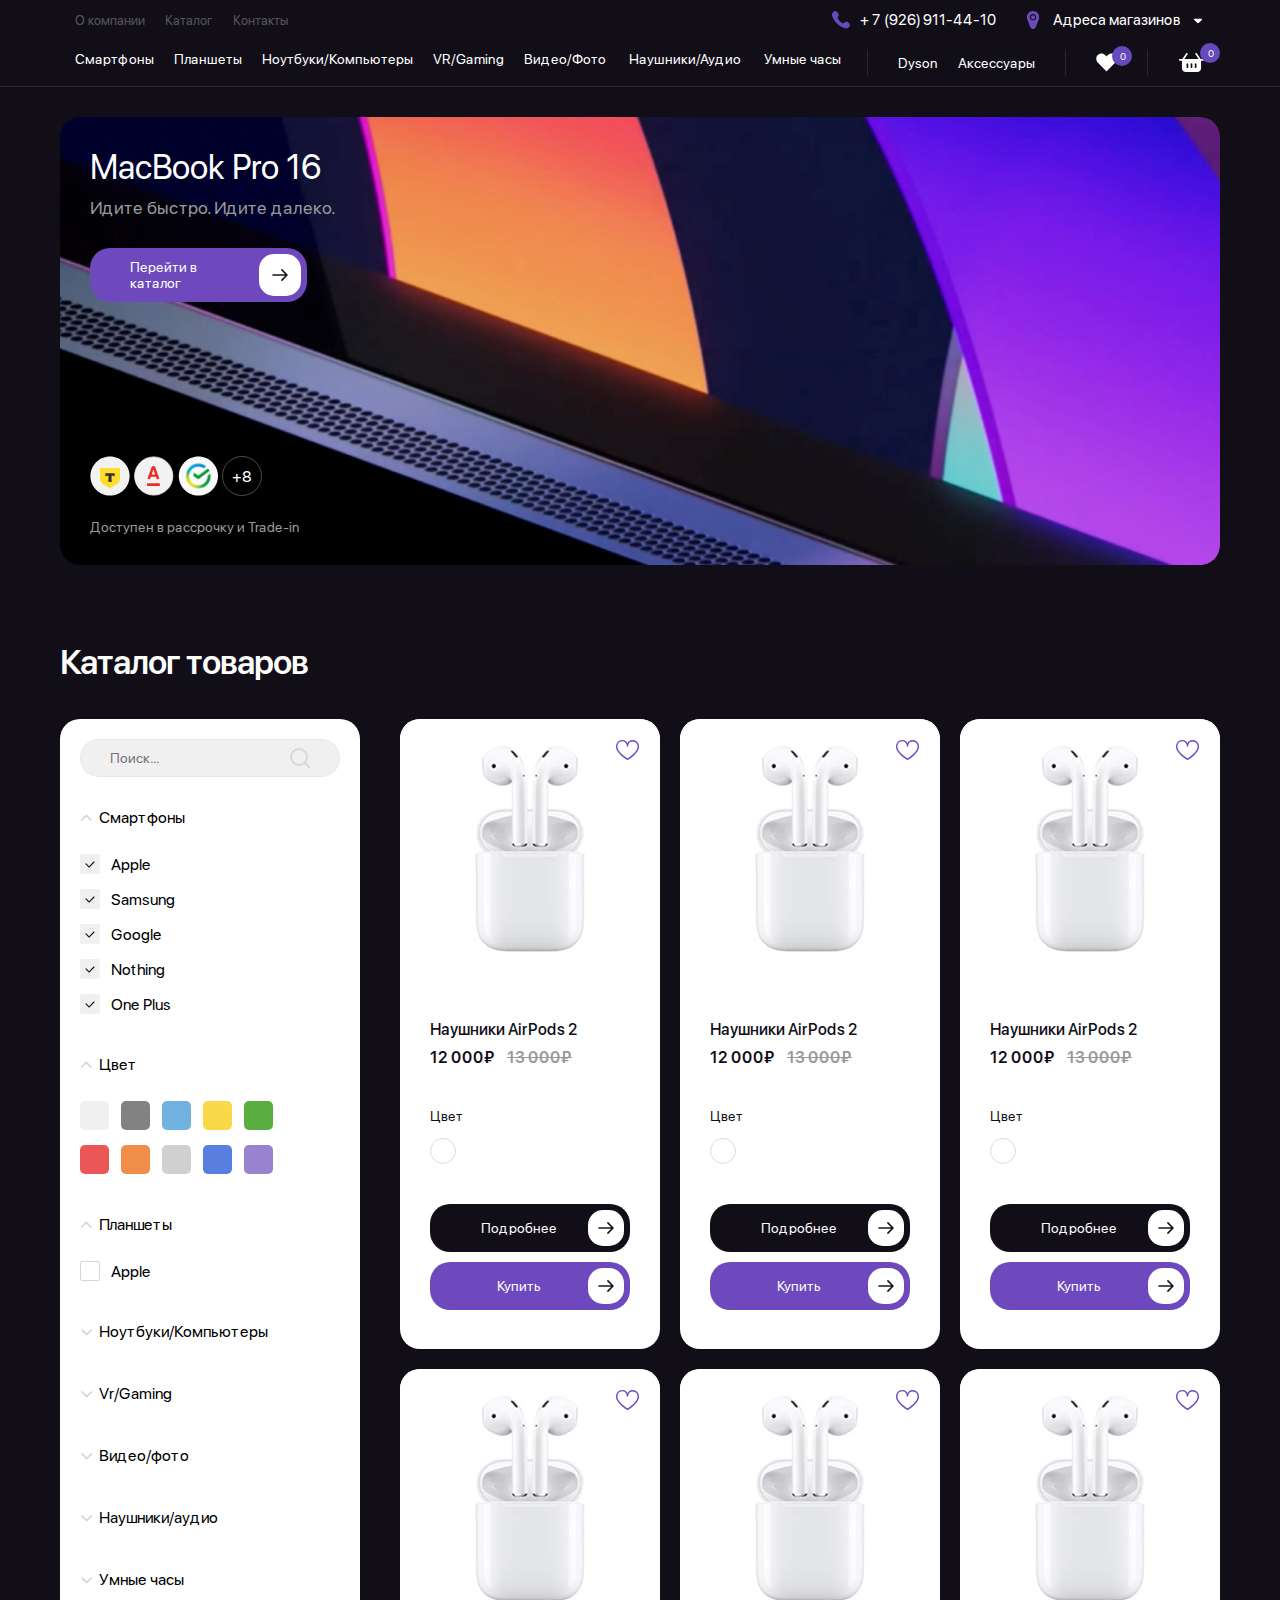
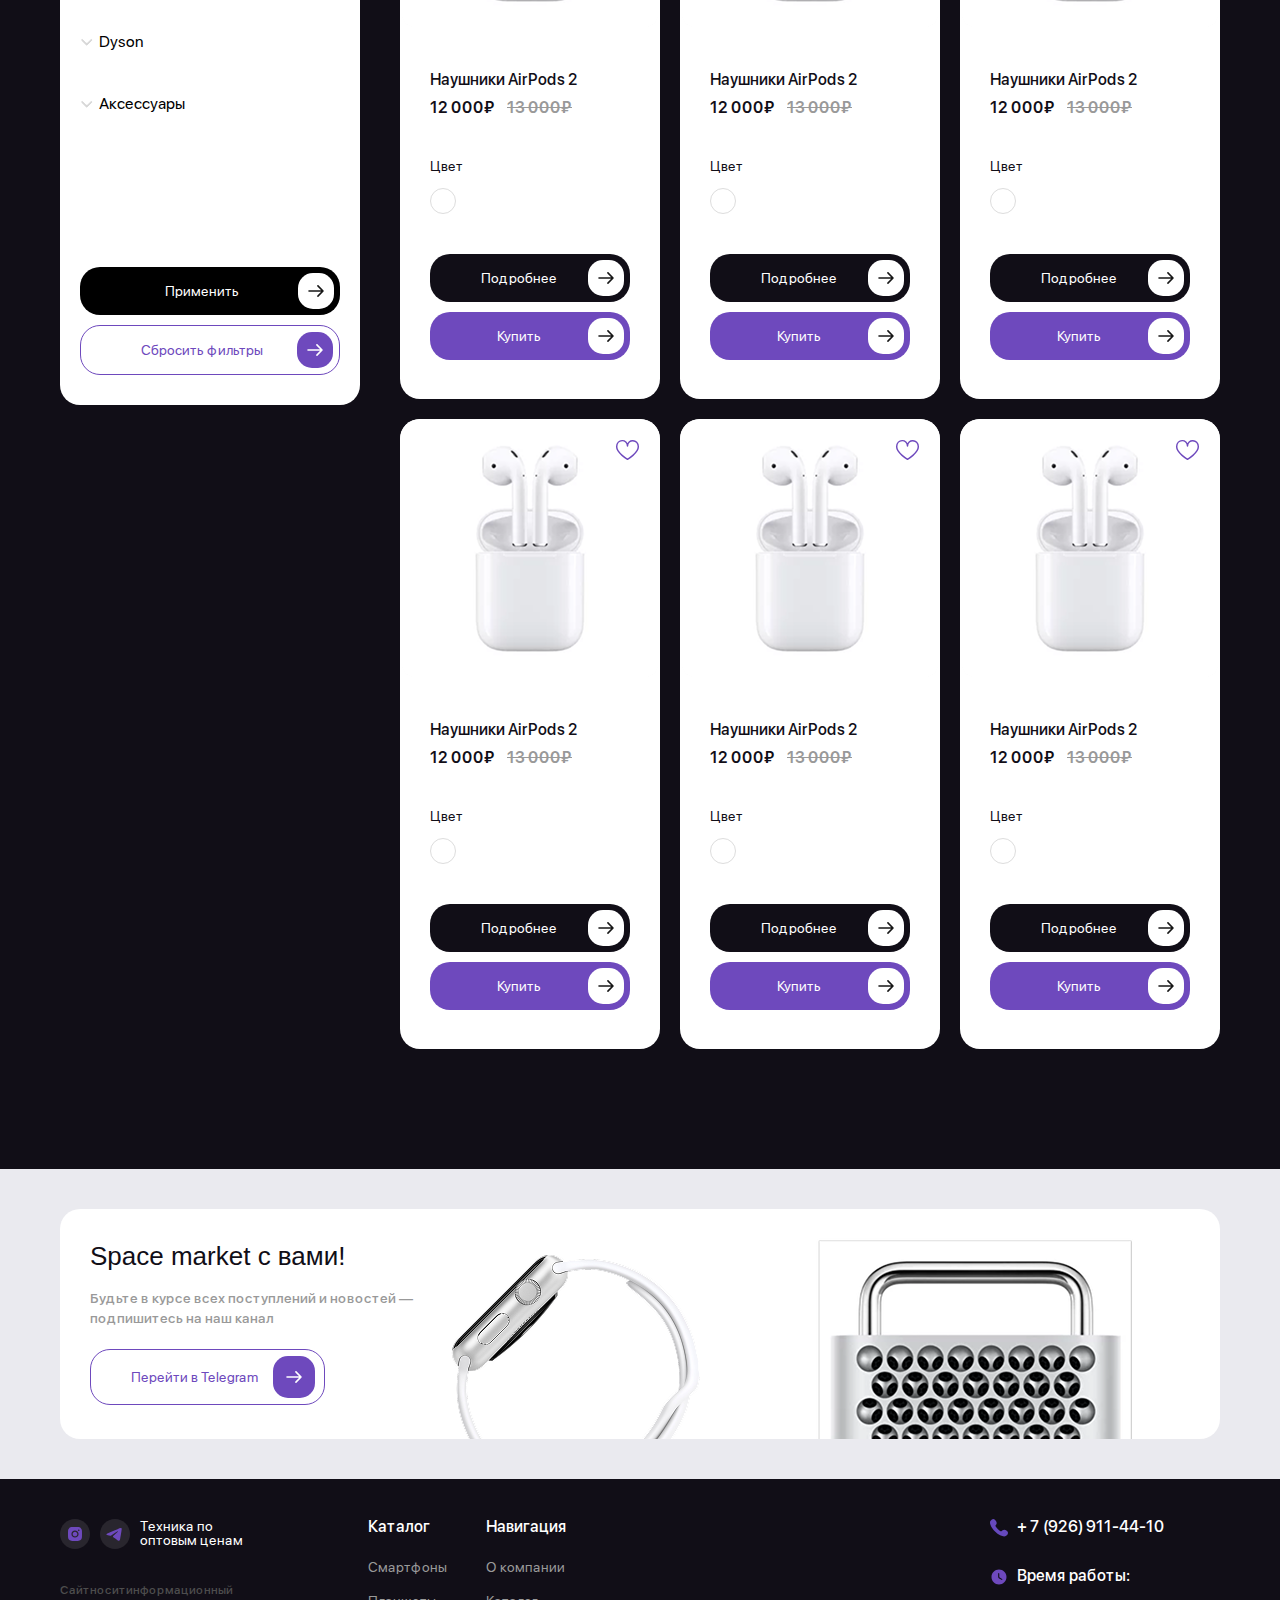
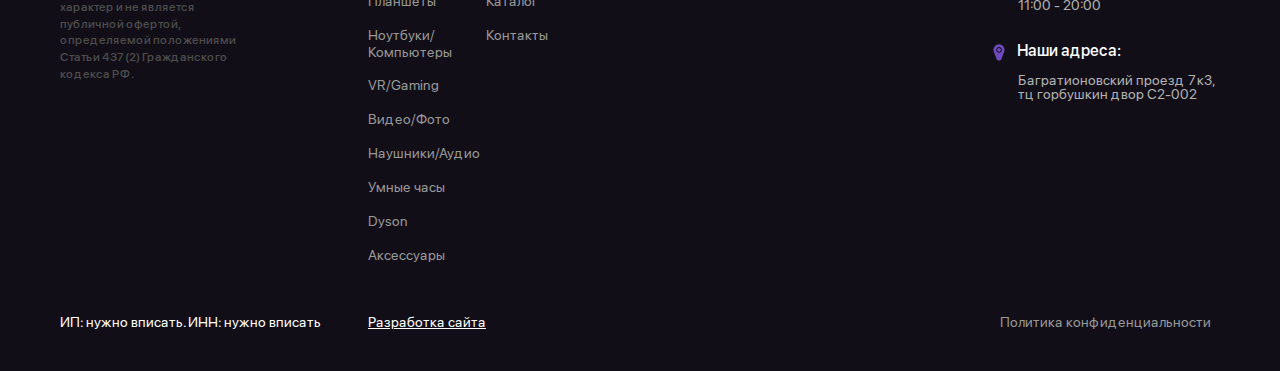
<file: catalog.html>
<!DOCTYPE >
<html lang="ru">
  <head>
    <meta charset="utf-8" />
    <meta name="viewport" content="width=device-width, initial-scale=1.0" />
    <title>Магазин техники</title>

    <link rel="stylesheet" href="./css/_globals.css">
    <link rel="stylesheet" href="./css/_scrollbar.css">

    <link rel="stylesheet" href="./fonts/stylesheet.css" />
    <link rel="stylesheet" href="./fonts/Coolvetica/stylesheet.css">

    <link rel="stylesheet" href="./css/blocks/_advantages.css">
    <link rel="stylesheet" href="./css/blocks/_categories.css">
    <link rel="stylesheet" href="./css/blocks/_follow.css">
    <link rel="stylesheet" href="./css/blocks/_footer.css">
    <link rel="stylesheet" href="./css/blocks/_forWhat.css">
    <link rel="stylesheet" href="./css/blocks/_header.css">
    <link rel="stylesheet" href="./css/blocks/_installment.css">
    <link rel="stylesheet" href="./css/blocks/_mainSection.css">
    <link rel="stylesheet" href="./css/blocks/_tradeIn.css">
    <link rel="stylesheet" href="./css/blocks/_trands.css">
    <link rel="stylesheet" href="./css/pages/catalog/_mainSection.css">
    <link rel="stylesheet" href="./css/pages/catalog/_trands.css">
    
  </head>

  <body>
    <header>
      <div class="HeaderContainer-1">
        <nav>
          <ul>
            <li><a href="index.html">О компании</a></li>
            <li><a href="catalog.html">Каталог</a></li>
            <li><a href="">Контакты</a></li>
          </ul>
        </nav>
        <div class="HeaderContact">
          <a href=""><img src="img/Phone.svg">+ 7 (926) 911-44-10</a>
          <button><img src="img/Geo.svg"> Адреса магазинов <img src="img/ArrowDown.svg"></button>
        </div>
      </div>
      <div class="HeaderContainer-2">
        <ul>
          <li><a href="">Смартфоны</a></li>
          <li><a href="">Планшеты</a></li>
          <li><a href="">Ноутбуки/Компьютеры</a></li>
          <li><a href="">VR/Gaming</a></li>
          <li><a href="">Видео/Фото </a></li>
          <li><a href="">Наушники/Аудио </a></li>
          <li><a href="">Умные часы</a></li>
        </ul>
        <div>
          <l></l>
          <ul>
            <li><a href="">Dyson</a></li>
            <li><a href="">Аксессуары</a></li>
          </ul>
          <l></l>
          <button class="HeaderButton"><img src="img/HeaderHeart.svg"><div>0</div></button>
          <l></l>
          <button class="HeaderButton shoping-cart"><img src="img/HeaderCart.svg"><div>0</div></button>
        </div>
      </div>
      <div class="Header-Menu_mobile">
        <a href=""><img src="img/Phone.svg"></a>
        <button class="HeaderButton"><img src="img/HeaderHeart.svg"><div>0</div></button>
        <button class="HeaderButton shoping-cart"><img src="img/HeaderCart.svg"><div>0</div></button>
        <button id="MenuButton"><img src="img/menu.svg" /></button>
        <div class="Header-Menu_mobile_hidden">
          <div>
            <a href="index.html" data="m1"><span>О компании</span></a>
            <div data="m1">
              <div>
              <!-- <a href="">Ссылка</a> 
              <a href="">Ссылка</a> 
              <a href="">Ссылка</a> 
              <a href="">Ссылка</a> -->
            </div>
            </div>
          </div>
          <div>
            <a href="catalog.html" data="m2"><span>Каталог</span></a>
            <div data="m2">
              <div>
              <!-- <a href="">Ссылка</a> 
              <a href="">Ссылка</a> 
              <a href="">Ссылка</a> 
              <a href="">Ссылка</a> -->
            </div>
            </div>
          </div>
          <div>
            <a href="" data="m3"><span>Контакты</span></a>
            <div data="m3">
              <div>
              <!-- <a href="">Ссылка</a> 
              <a href="">Ссылка</a> 
              <a href="">Ссылка</a> 
              <a href="">Ссылка</a> -->
            </div>
            </div>
          </div>
          <div>
            <div class="LastContainer">
              <a href="">8-999-999-99-99</a>
            </div>
          </div>
        </div>
      </div>
    </header>


    <main>
      <section class="MainSection">
        <div>
          <h2>MacBook Pro 16</h2>
          <p>Идите быстро. Идите далеко.</p>
          <a href="" class="MainButton">Перейти в каталог <div><img src="img/ArrowRight.svg"></div></a>
        </div>
        <div class="Banks">
          <div>
            <img src="img/Tinkoff.svg">
            <img src="img/Alpha.svg">
            <img src="img/Sber.svg">
            <div>+8</div>
          </div>
          <p>Доступен в рассрочку и Trade-in</p>
        </div>
      </section>


      <section class="TrandingProducts">
        <div class="TrandingProducts-header_mobile">
            <p>Каталог товаров</p>
            <button id="FilterMenuButton"><img src="img/menu.svg"></button>
        </div>
        <p class="TrandingProducts-header">Каталог товаров</p>
        <div class="TrandingProducts__main">
            <div class="TrandingProducts__filter">
                <div class="TrandingProducts-search">
                    <input type="text" placeholder="Поиск...">
                    <button><img src="img/CATALOG/zoom.svg"></button>
                </div>
                <div class="TrandingProducts-menu open">
                    <button><img src="img/CATALOG/filterMenu.svg">Смартфоны</button>
                    <ul>
                        <li><div class="Checkbox active"><img src="img/CATALOG/filterCheck.svg"></div>Apple</li>
                        <li><div class="Checkbox active"><img src="img/CATALOG/filterCheck.svg"></div>Samsung</li>
                        <li><div class="Checkbox active"><img src="img/CATALOG/filterCheck.svg"></div>Google</li>
                        <li><div class="Checkbox active"><img src="img/CATALOG/filterCheck.svg"></div>Nothing</li>
                        <li><div class="Checkbox active"><img src="img/CATALOG/filterCheck.svg"></div>One Plus</li>
                    </ul>
                </div>
                <div class="TrandingProducts-menu open">
                    <button><img src="img/CATALOG/filterMenu.svg">Цвет</button>
                    <div class="TrandingProducts-Colors">
                        <div class="Checkbox white"></div>
                        <div class="Checkbox gray"></div>
                        <div class="Checkbox lightblue"></div>
                        <div class="Checkbox yellow"></div>
                        <div class="Checkbox green"></div>
                        <div class="Checkbox red"></div>
                        <div class="Checkbox orange"></div>
                        <div class="Checkbox lightgray"></div>
                        <div class="Checkbox blue"></div>
                        <div class="Checkbox purple"></div>
                    </div>
                </div>
                <div class="TrandingProducts-menu open">
                    <button><img src="img/CATALOG/filterMenu.svg">Планшеты</button>
                    <ul>
                        <li><div class="Checkbox"><img src="img/CATALOG/filterCheck.svg"></div>Apple</li>
                    </ul>
                </div>
                <div class="TrandingProducts-menu">
                    <button><img src="img/CATALOG/filterMenu.svg">Ноутбуки/Компьютеры</button>
                </div>
                <div class="TrandingProducts-menu">
                    <button><img src="img/CATALOG/filterMenu.svg">Vr/Gaming</button>
                </div>
                <div class="TrandingProducts-menu">
                    <button><img src="img/CATALOG/filterMenu.svg">Видео/фото</button>
                </div>
                <div class="TrandingProducts-menu">
                    <button><img src="img/CATALOG/filterMenu.svg">Наушники/аудио</button>
                </div>
                <div class="TrandingProducts-menu">
                    <button><img src="img/CATALOG/filterMenu.svg">Умные часы</button>
                </div>
                <div class="TrandingProducts-menu">
                    <button><img src="img/CATALOG/filterMenu.svg">Dyson</button>
                </div>
                <div class="TrandingProducts-menu">
                    <button><img src="img/CATALOG/filterMenu.svg">Аксессуары</button>
                </div>
                <button class="MainButton accept"><div class="MainButton-elem">Применить </div><div class="MainButton-SecElem"><img src="img/ArrowRight.svg"></div></button>

                <button class="MainButton reset"><div class="MainButton-elem">Сбросить фильтры </div><div class="MainButton-SecElem"><img src="img/ArrowRight.svg"></div></button>
            </div>
            <section class="TrandingProducts__container">

                <section class="TrandingProduct-card">
      
                  <div class="TrandingProduct-image">
                      <button class="TrandingProduct-favourite">
                        <img src="./img/icons/favourite.svg" alt 
                        height="22" width="25" loading="lazy"/>
                      </button>
                  </div>
      
                  <div class="TrandingProduct-title-price">
                    <p class="TrandingProduct-name">Наушники AirPods 2</p>
      
                    <div class="TrandingProduct-price_block">
                      <div class="TrandingProduct-price">12 000₽</div>
                      <div class="TrandingProduct-old-price">13 000₽</div>
                    </div>
                  </div>
      
                  <div class="TrandingProduct-color">
                    <p class="TrandingProduct-color-header">Цвет</p>
      
                    <div class="TrandingProduct-color-element"></div>
                  </div>
      
                  <div class="TrandingProduct-buttons">
      
                    <button class="TrandingProduct-more MainButton"><div class="MainButton-elem">Подробнее </div><div class="MainButton-SecElem"><img src="img/ArrowRight.svg"></div></button>
      
                    <button class="TrandingProduct-buy MainButton"><div class="MainButton-elem">Купить </div><div class="MainButton-SecElem"><img src="img/ArrowRight.svg"></div></button>
                  </div>
      
      
                </section>
      
                <section class="TrandingProduct-card">
      
                  <div class="TrandingProduct-image">
                      <button class="TrandingProduct-favourite">
                        <img src="./img/icons/favourite.svg" alt 
                        height="22" width="25" loading="lazy"/>
                      </button>
                  </div>
      
                  <div class="TrandingProduct-title-price">
                    <p class="TrandingProduct-name">Наушники AirPods 2</p>
      
                    <div class="TrandingProduct-price_block">
                      <div class="TrandingProduct-price">12 000₽</div>
                      <div class="TrandingProduct-old-price">13 000₽</div>
                    </div>
                  </div>
      
                  <div class="TrandingProduct-color">
                    <p class="TrandingProduct-color-header">Цвет</p>
      
                    <div class="TrandingProduct-color-element"></div>
                  </div>
      
                  <div class="TrandingProduct-buttons">
      
                    <button class="TrandingProduct-more MainButton"><div class="MainButton-elem">Подробнее </div><div class="MainButton-SecElem"><img src="img/ArrowRight.svg"></div></button>
      
                    <button class="TrandingProduct-buy MainButton"><div class="MainButton-elem">Купить </div><div class="MainButton-SecElem"><img src="img/ArrowRight.svg"></div></button>
                  </div>
      
      
                </section>
      
                <section class="TrandingProduct-card">
      
                  <div class="TrandingProduct-image">
                      <button class="TrandingProduct-favourite">
                        <img src="./img/icons/favourite.svg" alt 
                        height="22" width="25" loading="lazy"/>
                      </button>
                  </div>
      
                  <div class="TrandingProduct-title-price">
                    <p class="TrandingProduct-name">Наушники AirPods 2</p>
      
                    <div class="TrandingProduct-price_block">
                      <div class="TrandingProduct-price">12 000₽</div>
                      <div class="TrandingProduct-old-price">13 000₽</div>
                    </div>
                  </div>
      
                  <div class="TrandingProduct-color">
                    <p class="TrandingProduct-color-header">Цвет</p>
      
                    <div class="TrandingProduct-color-element"></div>
                  </div>
      
                  <div class="TrandingProduct-buttons">
      
                    <button class="TrandingProduct-more MainButton"><div class="MainButton-elem">Подробнее </div><div class="MainButton-SecElem"><img src="img/ArrowRight.svg"></div></button>
      
                    <button class="TrandingProduct-buy MainButton"><div class="MainButton-elem">Купить </div><div class="MainButton-SecElem"><img src="img/ArrowRight.svg"></div></button>
                  </div>
      
      
                </section>
      
                <section class="TrandingProduct-card">
      
                  <div class="TrandingProduct-image">
                      <button class="TrandingProduct-favourite">
                        <img src="./img/icons/favourite.svg" alt 
                        height="22" width="25" loading="lazy"/>
                      </button>
                  </div>
      
                  <div class="TrandingProduct-title-price">
                    <p class="TrandingProduct-name">Наушники AirPods 2</p>
      
                    <div class="TrandingProduct-price_block">
                      <div class="TrandingProduct-price">12 000₽</div>
                      <div class="TrandingProduct-old-price">13 000₽</div>
                    </div>
                  </div>
      
                  <div class="TrandingProduct-color">
                    <p class="TrandingProduct-color-header">Цвет</p>
      
                    <div class="TrandingProduct-color-element"></div>
                  </div>
      
                  <div class="TrandingProduct-buttons">
      
                    <button class="TrandingProduct-more MainButton"><div class="MainButton-elem">Подробнее </div><div class="MainButton-SecElem"><img src="img/ArrowRight.svg"></div></button>
      
                    <button class="TrandingProduct-buy MainButton"><div class="MainButton-elem">Купить </div><div class="MainButton-SecElem"><img src="img/ArrowRight.svg"></div></button>
                  </div>
      
      
                </section>
      
                <section class="TrandingProduct-card">
      
                  <div class="TrandingProduct-image">
                      <button class="TrandingProduct-favourite">
                        <img src="./img/icons/favourite.svg" alt 
                        height="22" width="25" loading="lazy"/>
                      </button>
                  </div>
      
                  <div class="TrandingProduct-title-price">
                    <p class="TrandingProduct-name">Наушники AirPods 2</p>
      
                    <div class="TrandingProduct-price_block">
                      <div class="TrandingProduct-price">12 000₽</div>
                      <div class="TrandingProduct-old-price">13 000₽</div>
                    </div>
                  </div>
      
                  <div class="TrandingProduct-color">
                    <p class="TrandingProduct-color-header">Цвет</p>
      
                    <div class="TrandingProduct-color-element"></div>
                  </div>
      
                  <div class="TrandingProduct-buttons">
      
                    <button class="TrandingProduct-more MainButton"><div class="MainButton-elem">Подробнее </div><div class="MainButton-SecElem"><img src="img/ArrowRight.svg"></div></button>
      
                    <button class="TrandingProduct-buy MainButton"><div class="MainButton-elem">Купить </div><div class="MainButton-SecElem"><img src="img/ArrowRight.svg"></div></button>
                  </div>
      
      
                </section>
      
                <section class="TrandingProduct-card">
      
                  <div class="TrandingProduct-image">
                      <button class="TrandingProduct-favourite">
                        <img src="./img/icons/favourite.svg" alt 
                        height="22" width="25" loading="lazy"/>
                      </button>
                  </div>
      
                  <div class="TrandingProduct-title-price">
                    <p class="TrandingProduct-name">Наушники AirPods 2</p>
      
                    <div class="TrandingProduct-price_block">
                      <div class="TrandingProduct-price">12 000₽</div>
                      <div class="TrandingProduct-old-price">13 000₽</div>
                    </div>
                  </div>
      
                  <div class="TrandingProduct-color">
                    <p class="TrandingProduct-color-header">Цвет</p>
      
                    <div class="TrandingProduct-color-element"></div>
                  </div>
      
                  <div class="TrandingProduct-buttons">
      
                    <button class="TrandingProduct-more MainButton"><div class="MainButton-elem">Подробнее </div><div class="MainButton-SecElem"><img src="img/ArrowRight.svg"></div></button>
      
                    <button class="TrandingProduct-buy MainButton"><div class="MainButton-elem">Купить </div><div class="MainButton-SecElem"><img src="img/ArrowRight.svg"></div></button>
                  </div>
      
      
                </section>
      
                <section class="TrandingProduct-card">
      
                  <div class="TrandingProduct-image">
                      <button class="TrandingProduct-favourite">
                        <img src="./img/icons/favourite.svg" alt 
                        height="22" width="25" loading="lazy"/>
                      </button>
                  </div>
      
                  <div class="TrandingProduct-title-price">
                    <p class="TrandingProduct-name">Наушники AirPods 2</p>
      
                    <div class="TrandingProduct-price_block">
                      <div class="TrandingProduct-price">12 000₽</div>
                      <div class="TrandingProduct-old-price">13 000₽</div>
                    </div>
                  </div>
      
                  <div class="TrandingProduct-color">
                    <p class="TrandingProduct-color-header">Цвет</p>
      
                    <div class="TrandingProduct-color-element"></div>
                  </div>
      
                  <div class="TrandingProduct-buttons">
      
                    <button class="TrandingProduct-more MainButton"><div class="MainButton-elem">Подробнее </div><div class="MainButton-SecElem"><img src="img/ArrowRight.svg"></div></button>
      
                    <button class="TrandingProduct-buy MainButton"><div class="MainButton-elem">Купить </div><div class="MainButton-SecElem"><img src="img/ArrowRight.svg"></div></button>
                  </div>
      
      
                </section>
      
                <section class="TrandingProduct-card">
      
                  <div class="TrandingProduct-image">
                      <button class="TrandingProduct-favourite">
                        <img src="./img/icons/favourite.svg" alt 
                        height="22" width="25" loading="lazy"/>
                      </button>
                  </div>
      
                  <div class="TrandingProduct-title-price">
                    <p class="TrandingProduct-name">Наушники AirPods 2</p>
      
                    <div class="TrandingProduct-price_block">
                      <div class="TrandingProduct-price">12 000₽</div>
                      <div class="TrandingProduct-old-price">13 000₽</div>
                    </div>
                  </div>
      
                  <div class="TrandingProduct-color">
                    <p class="TrandingProduct-color-header">Цвет</p>
      
                    <div class="TrandingProduct-color-element"></div>
                  </div>
      
                  <div class="TrandingProduct-buttons">
      
                    <button class="TrandingProduct-more MainButton"><div class="MainButton-elem">Подробнее </div><div class="MainButton-SecElem"><img src="img/ArrowRight.svg"></div></button>
      
                    <button class="TrandingProduct-buy MainButton"><div class="MainButton-elem">Купить </div><div class="MainButton-SecElem"><img src="img/ArrowRight.svg"></div></button>
                  </div>
      
      
                </section>
      
                <section class="TrandingProduct-card">
      
                  <div class="TrandingProduct-image">
                      <button class="TrandingProduct-favourite">
                        <img src="./img/icons/favourite.svg" alt 
                        height="22" width="25" loading="lazy"/>
                      </button>
                  </div>
      
                  <div class="TrandingProduct-title-price">
                    <p class="TrandingProduct-name">Наушники AirPods 2</p>
      
                    <div class="TrandingProduct-price_block">
                      <div class="TrandingProduct-price">12 000₽</div>
                      <div class="TrandingProduct-old-price">13 000₽</div>
                    </div>
                  </div>
      
                  <div class="TrandingProduct-color">
                    <p class="TrandingProduct-color-header">Цвет</p>
      
                    <div class="TrandingProduct-color-element"></div>
                  </div>
      
                  <div class="TrandingProduct-buttons">
      
                    <button class="TrandingProduct-more MainButton"><div class="MainButton-elem">Подробнее </div><div class="MainButton-SecElem"><img src="img/ArrowRight.svg"></div></button>
      
                    <button class="TrandingProduct-buy MainButton"><div class="MainButton-elem">Купить </div><div class="MainButton-SecElem"><img src="img/ArrowRight.svg"></div></button>
                  </div>
      
      
                </section>
      
                
      
              </section>
        </div>
        
      </section>


    </main>

    <section class="followBanner">
      <div class="followBanner__inner">

        <h1>Space market с вами!</h1>
        <p>Будьте в курсе всех поступлений и новостей — подпишитесь на наш канал</p>

        <button class="MainButton">Перейти в Telegram <div><img src="img/ArrowRight.svg"></div></button>

      </div>
    </section>

    <footer>

      <div class="footer__inner footer-container">

        <div class="footer__left-side">
          <div class="left-column">
          
            <div class="left-column__header_w_main">
              <div class="left-column__header">
                <div class="instagram">
                  <img src="img/footer/icons/instagram.svg" alt
                  loading="lazy" height="30" width="30">
                </div>
                <div class="telegram">
                  <img src="img/footer/icons/telegram.svg" alt
                  loading="lazy" height="30" width="30">
                </div>
                <p class="left-column__header-text">
                  Техника по оптовым ценам
                </p>
              </div>
              <div class="left-column__main">
                <p class="left-column__main-text">
                  Сайт носит информационный
                  характер и не является
                  публичной офертой,
                  определяемой положениями
                  Статьи 437(2) Гражданского
                  кодекса РФ.
                </p>
              </div>
            </div>
  
            <div class="left-column__footer">
              <p class="left-column__footer-text">
                ИП: нужно вписать. ИНН: нужно вписать
              </p>
            </div>
          </div>
  
          <div class="right-column_w_center-column">
            <div class="center-column">
              <div class="center-column__header_w_main">
                <div class="center-column__header">
                  <p class="center-column__header-text">
                    Каталог
                  </p>
                </div>
                <div class="center-column__main">
                  <ul class="center-column__main-list">
                    <li class="center-column__main-item">
                      <a href="#" class="center-column__main-link">Смартфоны</a>
                    </li>
                    <li class="center-column__main-item">
                      <a href="#" class="center-column__main-link">Планшеты</a>
                    </li>
                    <li class="center-column__main-item">
                      <a href="#" class="center-column__main-link">Ноутбуки/Компьютеры</a>
                    </li>
                    <li class="center-column__main-item">
                      <a href="#" class="center-column__main-link">VR/Gaming</a>
                    </li>
                    <li class="center-column__main-item">
                      <a href="#" class="center-column__main-link">Видео/Фото</a>
                    </li>
                    <li class="center-column__main-item">
                      <a href="#" class="center-column__main-link">Наушники/Аудио</a>
                    </li>
                    <li class="center-column__main-item">
                      <a href="#" class="center-column__main-link">Умные часы</a>
                    </li>
                    <li class="center-column__main-item">
                      <a href="#" class="center-column__main-link">Dyson</a>
                    </li>
                    <li class="center-column__main-item">
                      <a href="#" class="center-column__main-link">Аксессуары</a>
                    </li>
                  </ul>
                </div>
              </div>
    
              <div class="center-column__footer">
                <a href="#" class="center-column__footer-link">Разработка сайта</a>
              </div>
            </div>
    
            <div class="right-column">
              <div class="right-column__header">
                <p class="right-column__header-text">
                  Навигация
                </p>
              </div>
              <div class="right-column__main">
                <ul class="right-column__main-items">
                  <li class="right-column__main-item">
                    <a href="#" class="right-column__main-link">О компании</a>
                  </li>
                  <li class="right-column__main-item">
                    <a href="#" class="right-column__main-link">Каталог</a>
                  </li>
                  <li class="right-column__main-item">
                    <a href="#" class="right-column__main-link">Контакты</a>
                  </li>
                </ul>
              </div>
            </div>
          </div>
        </div>

        <div class="footer__right-side">
          <div class="column">
            <div class="column__header_w_main">
              <div class="column__header">
                <div class="column__header-phone">
                  <img src="img/footer/icons/phone.svg" alt
                  loading="lazy" height="18" width="18">
                  <p class="column__header-phone-text">
                    + 7 (926) 911-44-10 
                  </p>
                </div>
                <div class="column__header-clocks">
                  <div class="column__header-header-clocks">
                    <img src="img/footer/icons/clock.svg" alt
                    loading="lazy" height="18" width="18">
                    <p class="column__header-header-clocks-text">
                      Время работы:
                    </p>
                  </div>
                  <div class="column__header-main-clocks">
                    <p class="column__header-main-clocks-text">
                      11:00 - 20:00
                    </p>
                  </div>
                </div>
                <div class="column__header-adress">
                  <div class="column__header-header-adress">
                    <img src="img/footer/icons/location.svg" alt
                    loading="lazy" height="18" width="18">
                    <p class="column__header-header-adress-text">
                      Наши адреса:
                    </p>
                  </div>
                  <div class="column__header-main-adress">
                    <p class="column__header-main-adress-text">
                      Багратионовский проезд 7к3, тц горбушкин двор С2-002 
                    </p>
                  </div>
                </div>
              </div>
            </div>
            <div class="column__footer">
              <a href="#" class="column__footer-link">
                Политика конфиденциальности
              </a>
            </div>
          </div>
        </div>
      </div>
    </footer>
  </body>
  <script>
    //ХЕДЕР
const MenuButton=document.querySelector('#MenuButton')
const Menu=document.querySelector('.Header-Menu_mobile_hidden')

MenuButton.addEventListener('click',()=>{
  if(Menu.getAttribute('style')==undefined){
    Menu.setAttribute('style','transform: translateY(0px);')
    MenuButton.querySelector('img').setAttribute('src','img/closeMenu.svg')
    document.querySelector('header').setAttribute('style','border-radius: 0px;')
    document.querySelector('body').setAttribute('style','overflow:hidden;')
  }else{
    Menu.removeAttribute('style')
    MenuButton.querySelector('img').setAttribute('src','img/menu.svg')
    document.querySelector('header').removeAttribute('style')
    document.querySelector('body').removeAttribute('style')
  }
})

Menu.querySelectorAll('button[data]').forEach(e=>{
  e.addEventListener('click',()=>{
    const data=e.getAttribute('data')
    const UnderMenu=document.querySelectorAll(`[data=${data}]`)[1]
    const height=UnderMenu.querySelector('div').clientHeight
    if(UnderMenu.getAttribute('style')==undefined){
      document.querySelectorAll('.Header-Menu_mobile_hidden [active]').forEach(e=>{
        e.removeAttribute('active')
        e.removeAttribute('style')
      })
      UnderMenu.setAttribute('style',`height:${height}px; margin-top:17px;`)
      e.querySelector('img').setAttribute('style','transform:rotate(90deg);')
      UnderMenu.setAttribute('active','')
      e.querySelector('img').setAttribute('active','')
    }else{
      UnderMenu.removeAttribute('style')
      e.querySelector('img').removeAttribute('style')
    }
  })
})

document.querySelectorAll('.LangContainer button').forEach(e=>{
  e.addEventListener('click',()=>{
    if(e.getAttribute('class')==undefined){
      document.querySelector('.LangContainer .Active').removeAttribute('class')
      e.setAttribute('class','Active')
    }
  })
})
//ХЕДЕР

    document.querySelector("#FilterMenuButton").addEventListener('click',()=>{
        if(document.querySelector('.TrandingProducts__filter').getAttribute('style')==undefined){
            document.querySelector('.TrandingProducts__filter').setAttribute('style','display:block;')
            document.querySelector('.TrandingProducts-header_mobile img').setAttribute('src','img/closeMenu.svg')
        }else{
            document.querySelector('.TrandingProducts__filter').removeAttribute('style')
            document.querySelector('.TrandingProducts-header_mobile img').setAttribute('src','img/Menu.svg')
        }
    })
</script>
</html>
</file>
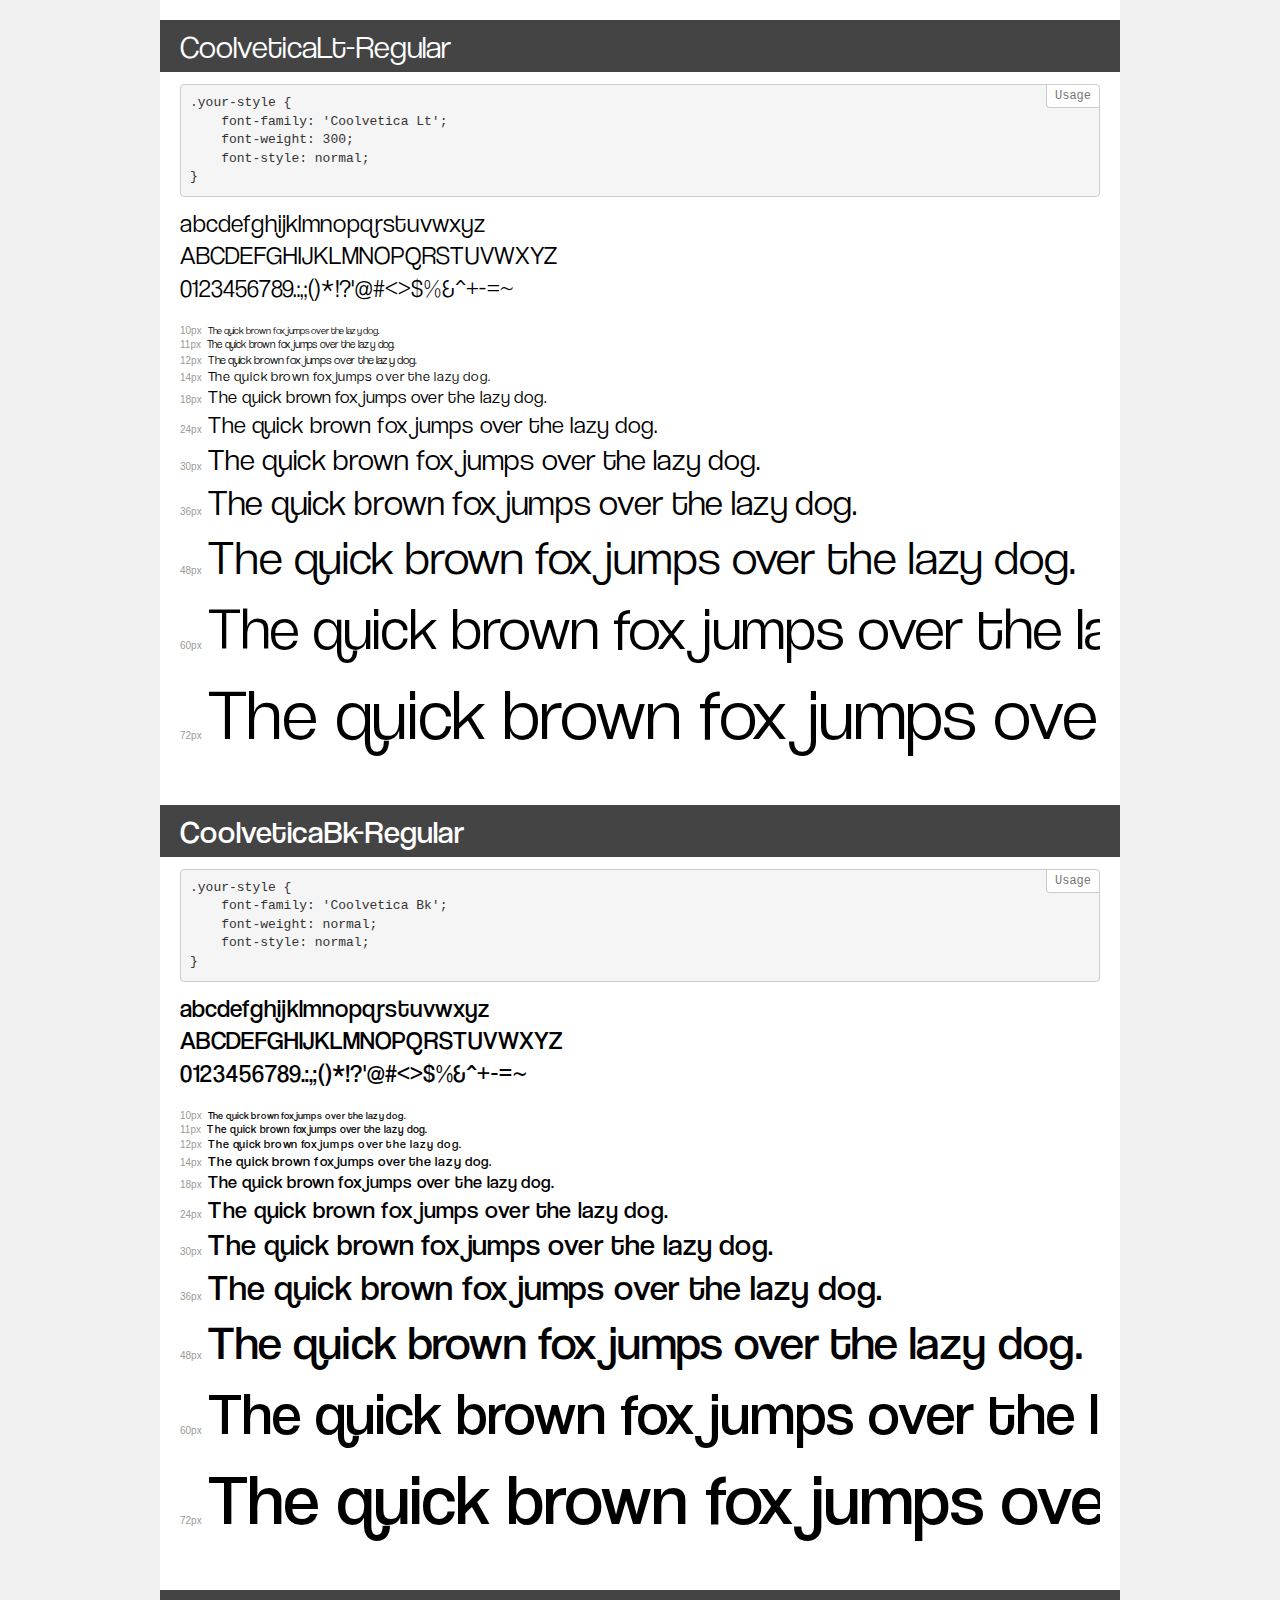
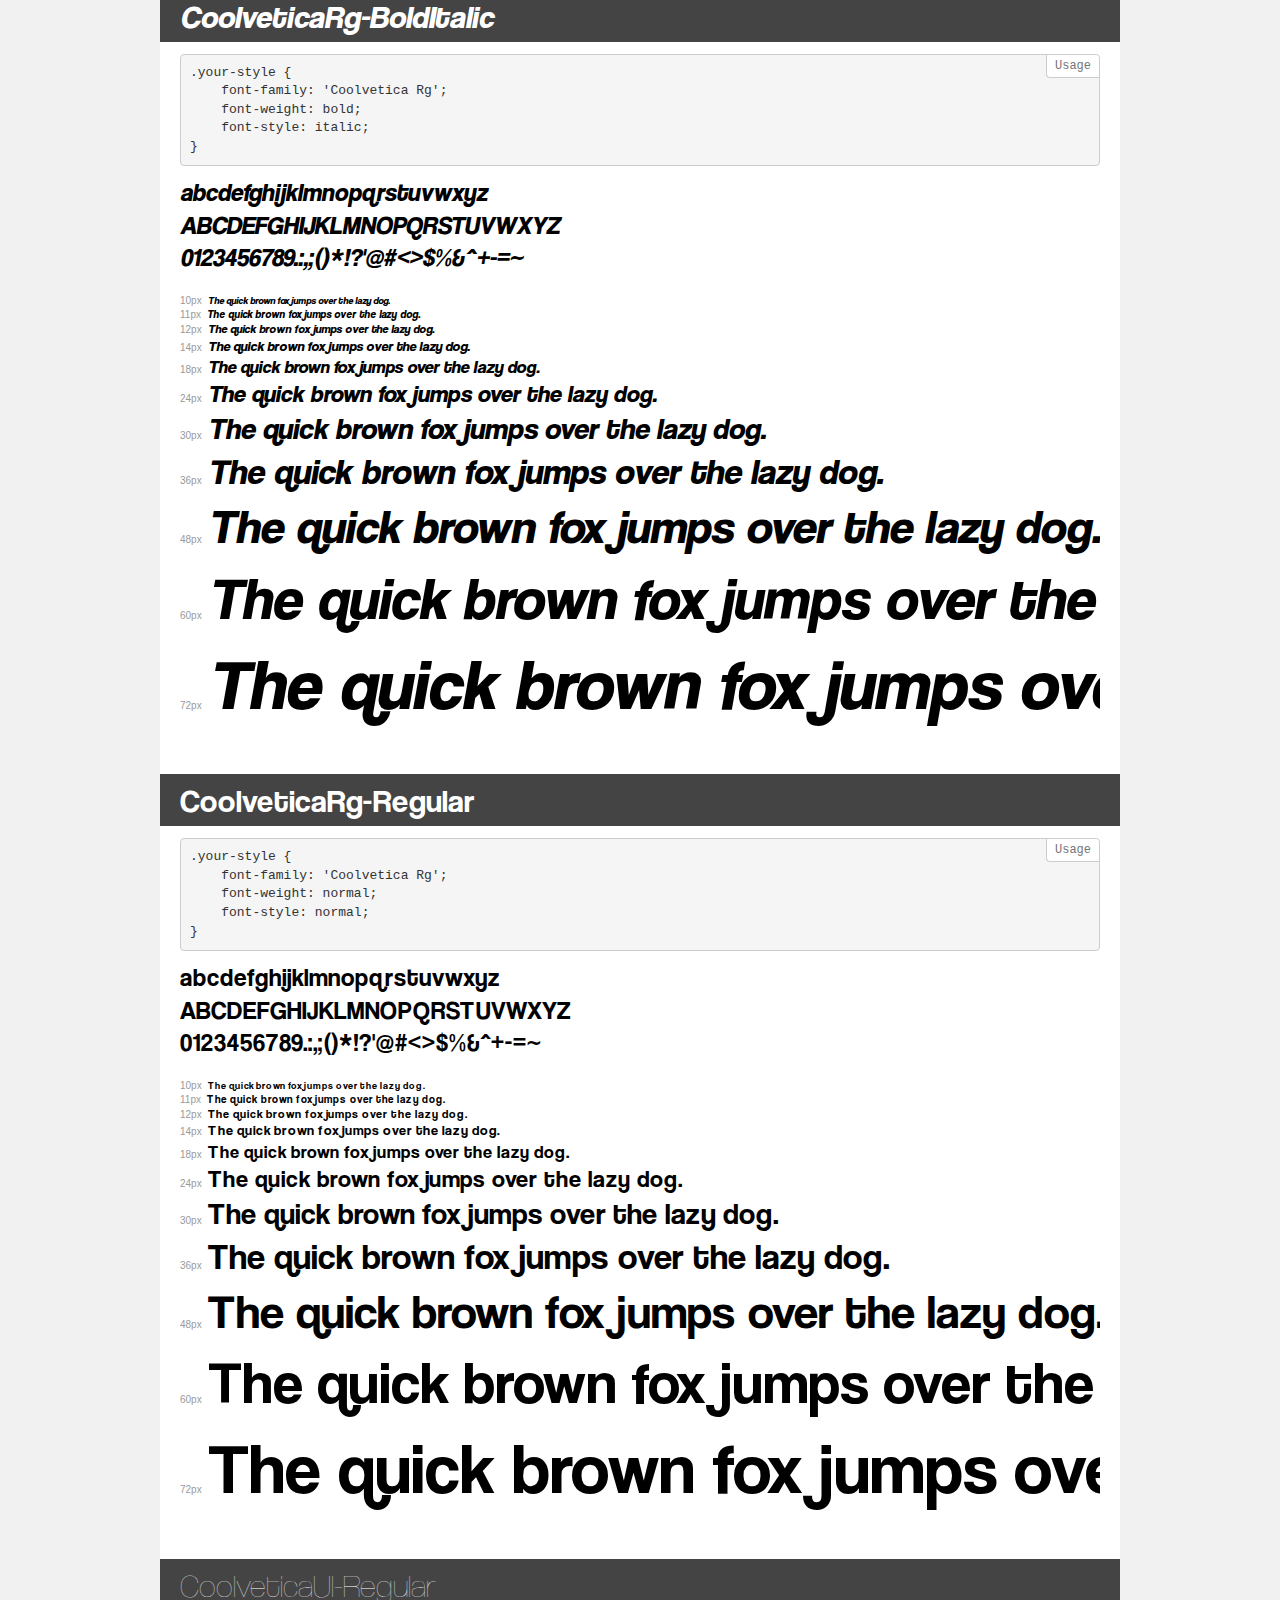
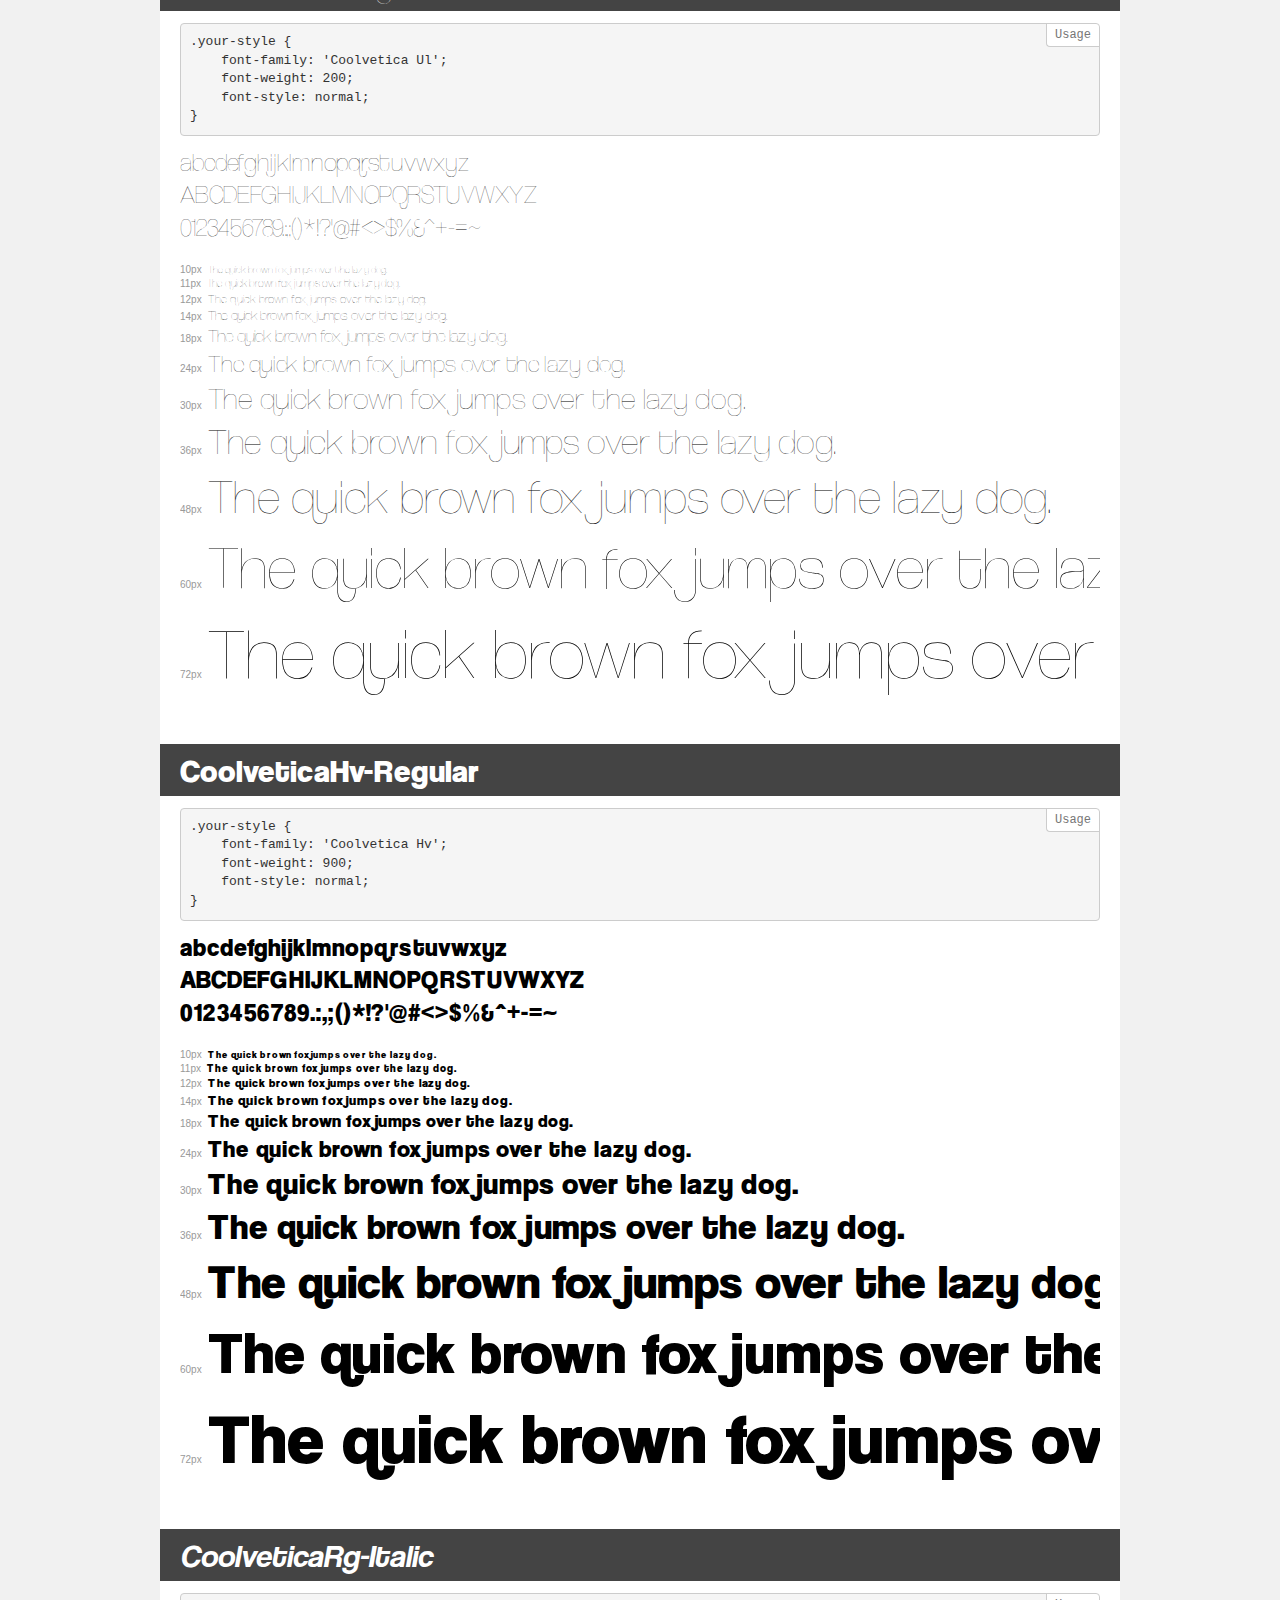
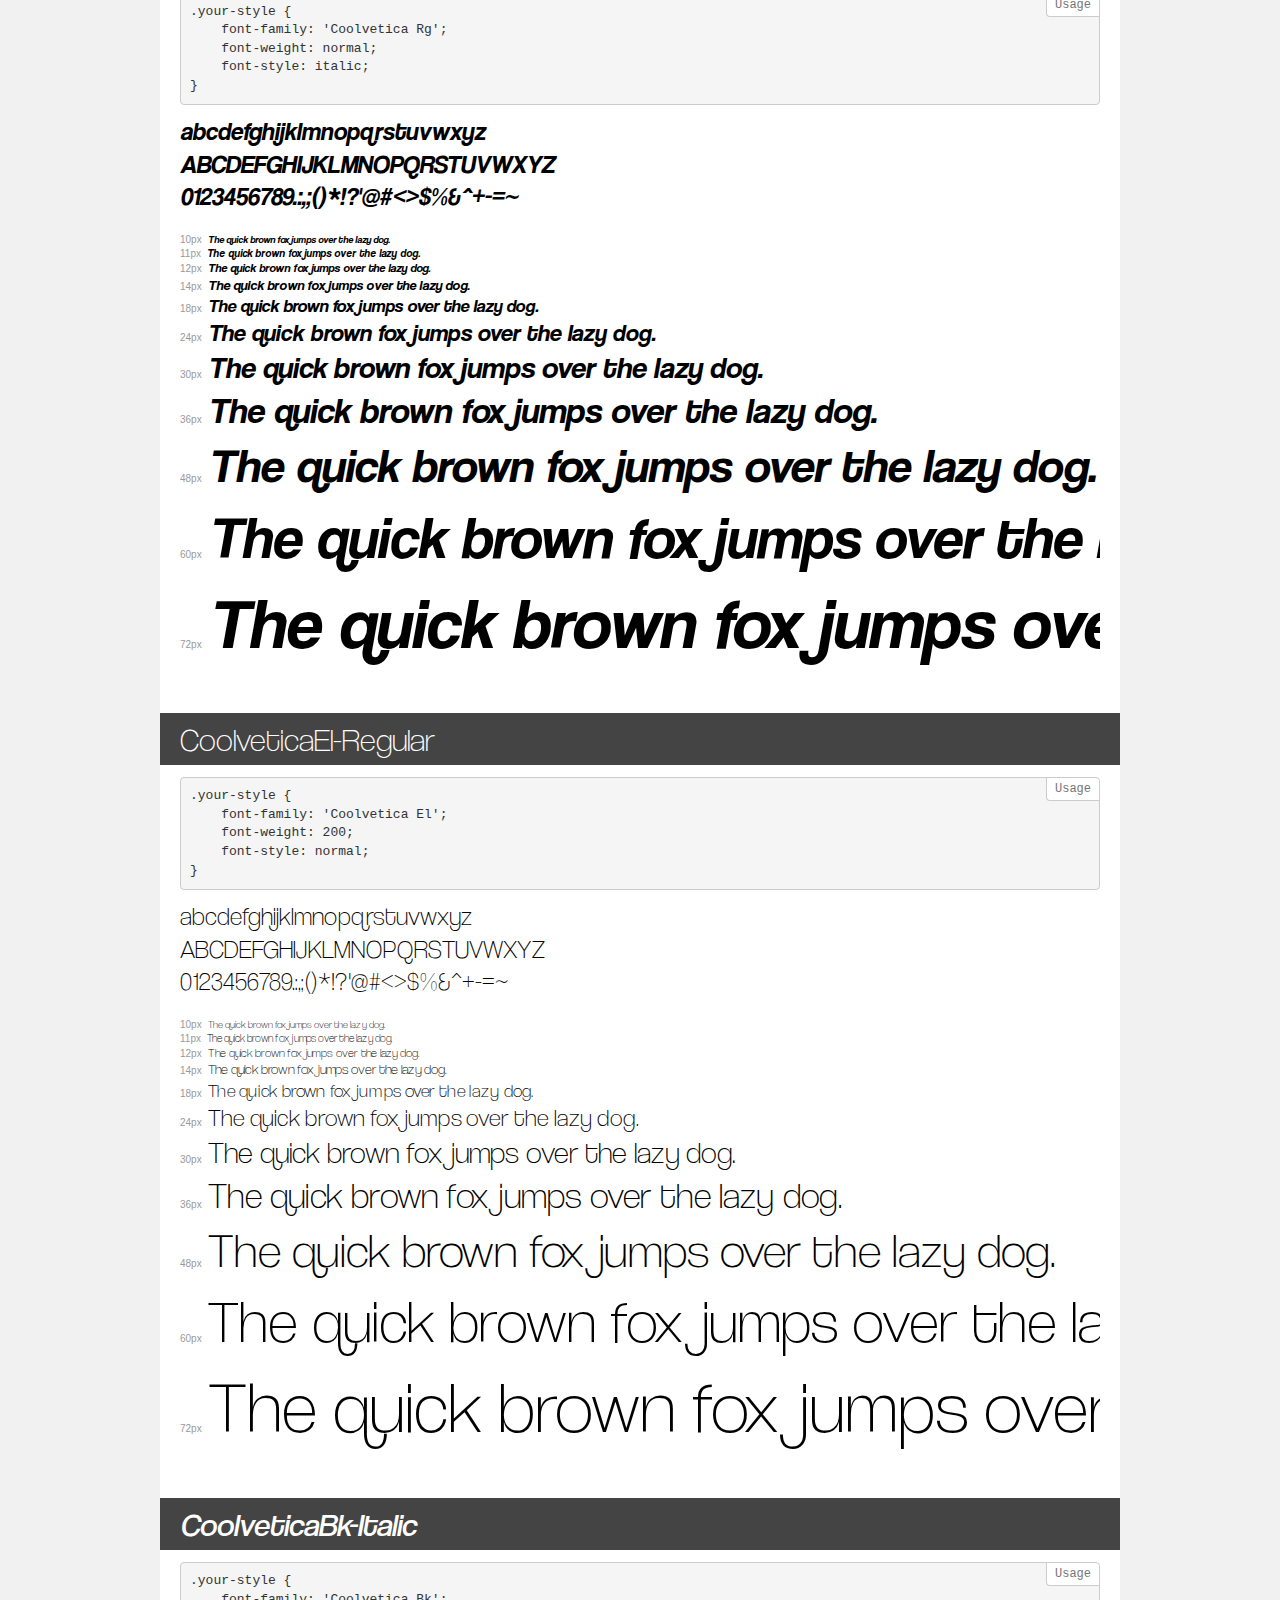
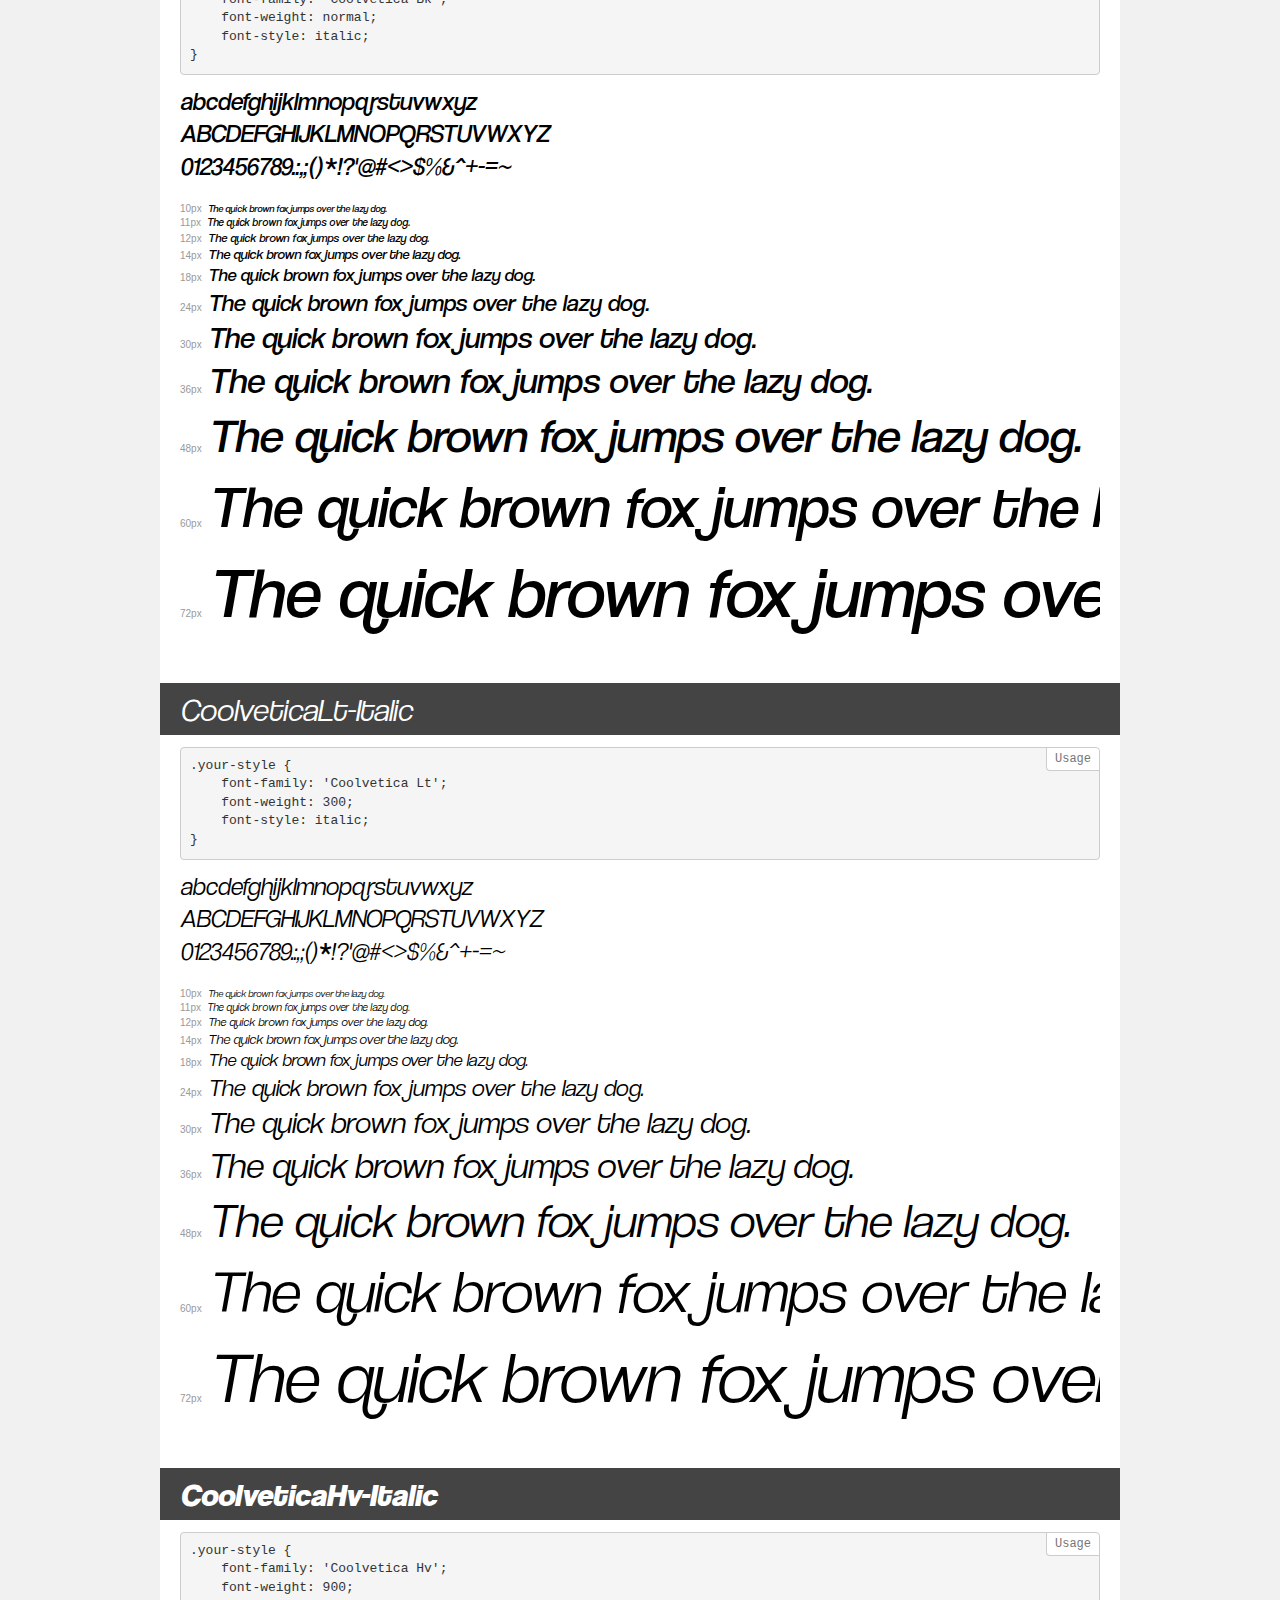
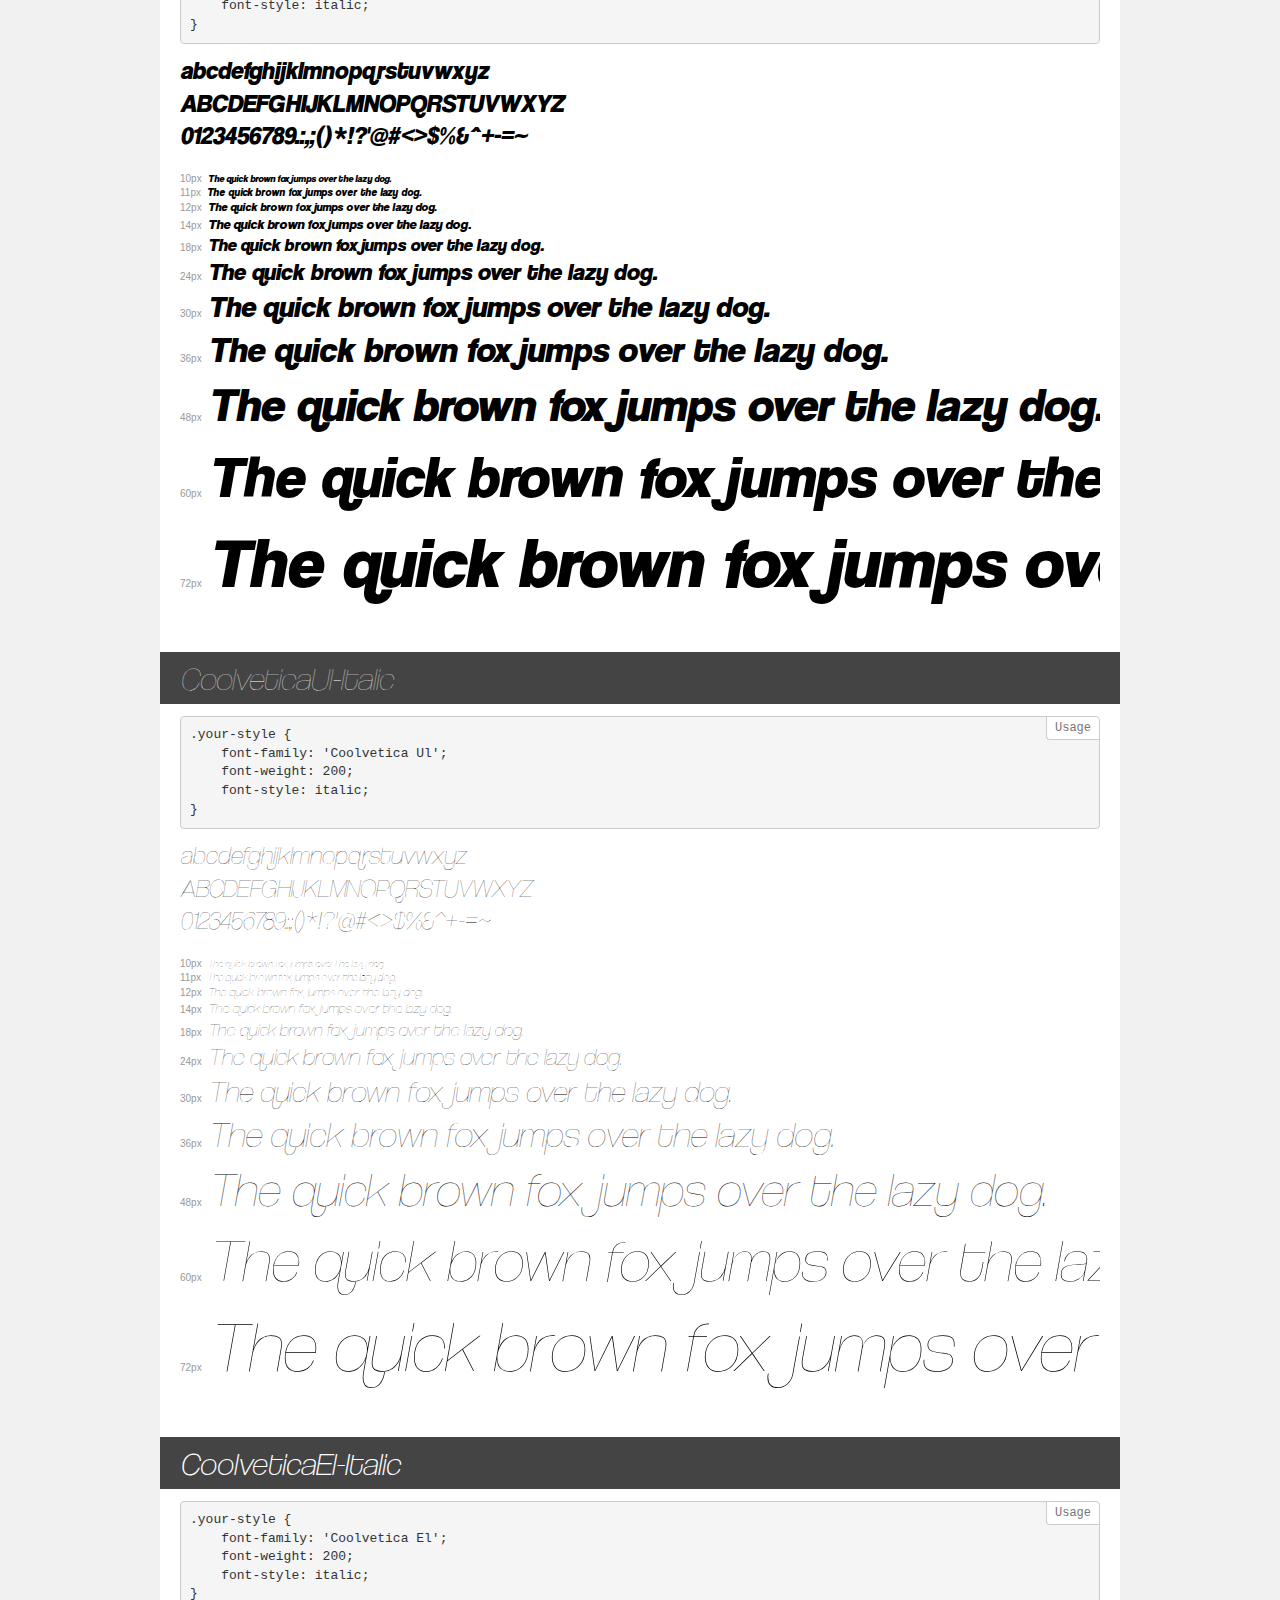
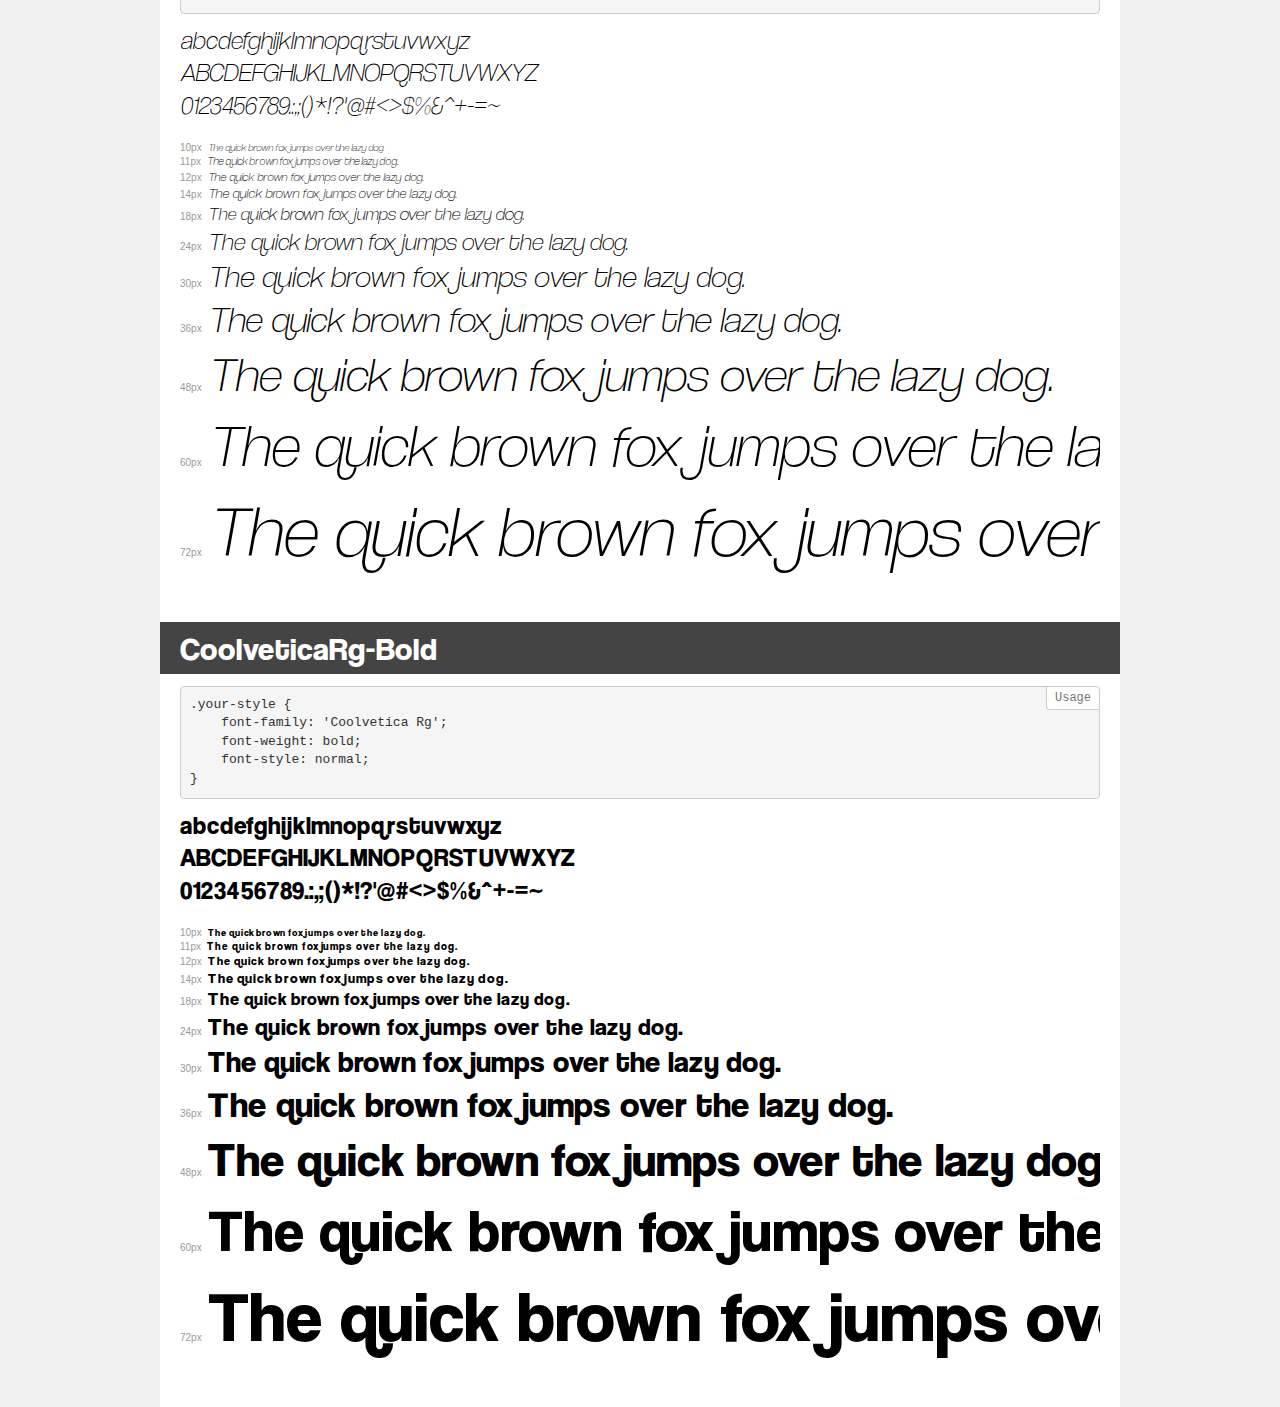
<file: fonts/Coolvetica/demo.html>
<!DOCTYPE html>
<html>
<head>
    <meta charset="utf-8">
    <meta http-equiv="X-UA-Compatible" content="IE=edge">
    <meta name="viewport" content="width=device-width, initial-scale=1">
    <meta name="robots" content="noindex, noarchive">
    <meta name="format-detection" content="telephone=no">
    <title>Transfonter demo</title>
    <link href="stylesheet.css" rel="stylesheet">
    <style>
        /*
        http://meyerweb.com/eric/tools/css/reset/
        v2.0 | 20110126
        License: none (public domain)
        */
        html, body, div, span, applet, object, iframe,
        h1, h2, h3, h4, h5, h6, p, blockquote, pre,
        a, abbr, acronym, address, big, cite, code,
        del, dfn, em, img, ins, kbd, q, s, samp,
        small, strike, strong, sub, sup, tt, var,
        b, u, i, center,
        dl, dt, dd, ol, ul, li,
        fieldset, form, label, legend,
        table, caption, tbody, tfoot, thead, tr, th, td,
        article, aside, canvas, details, embed,
        figure, figcaption, footer, header, hgroup,
        menu, nav, output, ruby, section, summary,
        time, mark, audio, video {
            margin: 0;
            padding: 0;
            border: 0;
            font-size: 100%;
            font: inherit;
            vertical-align: baseline;
        }
        /* HTML5 display-role reset for older browsers */
        article, aside, details, figcaption, figure,
        footer, header, hgroup, menu, nav, section {
            display: block;
        }
        body {
            line-height: 1;
        }
        ol, ul {
            list-style: none;
        }
        blockquote, q {
            quotes: none;
        }
        blockquote:before, blockquote:after,
        q:before, q:after {
            content: '';
            content: none;
        }
        table {
            border-collapse: collapse;
            border-spacing: 0;
        }
        /* common styles */
        body {
            background: #f1f1f1;
            color: #000;
        }
        .page {
            background: #fff;
            width: 920px;
            margin: 0 auto;
            padding: 20px 20px 0 20px;
            overflow: hidden;
        }
        .font-container {
            overflow-x: auto;
            overflow-y: hidden;
            margin-bottom: 40px;
            line-height: 1.3;
            white-space: nowrap;
            padding-bottom: 5px;
        }
        h1 {
            position: relative;
            background: #444;
            font-size: 32px;
            color: #fff;
            padding: 10px 20px;
            margin: 0 -20px 12px -20px;
        }
        .letters {
            font-size: 25px;
            margin-bottom: 20px;
        }
        .s10:before {
            content: '10px';
        }
        .s11:before {
            content: '11px';
        }
        .s12:before {
            content: '12px';
        }
        .s14:before {
            content: '14px';
        }
        .s18:before {
            content: '18px';
        }
        .s24:before {
            content: '24px';
        }
        .s30:before {
            content: '30px';
        }
        .s36:before {
            content: '36px';
        }
        .s48:before {
            content: '48px';
        }
        .s60:before {
            content: '60px';
        }
        .s72:before {
            content: '72px';
        }
        .s10:before, .s11:before, .s12:before, .s14:before,
        .s18:before, .s24:before, .s30:before, .s36:before,
        .s48:before, .s60:before, .s72:before {
            font-family: Arial, sans-serif;
            font-size: 10px;
            font-weight: normal;
            font-style: normal;
            color: #999;
            padding-right: 6px;
        }
        pre {
            display: block;
            position: relative;
            padding: 9px;
            margin: 0 0 10px;
            font-family: Monaco, Menlo, Consolas, "Courier New", monospace !important;
            font-size: 13px;
            line-height: 1.428571429;
            color: #333;
            font-weight: normal !important;
            font-style: normal !important;
            background-color: #f5f5f5;
            border: 1px solid #ccc;
            overflow-x: auto;
            border-radius: 4px;
        }
        pre:after {
            display: block;
            position: absolute;
            right: 0;
            top: 0;
            content: 'Usage';
            line-height: 1;
            padding: 5px 8px;
            font-size: 12px;
            color: #767676;
            background-color: #fff;
            border: 1px solid #ccc;
            border-right: none;
            border-top: none;
            border-radius: 0 4px 0 4px;
            z-index: 10;
        }
        /* responsive */
        @media (max-width: 959px) {
            .page {
                width: auto;
                margin: 0;
            }
        }
    </style>
</head>
<body>
<div class="page">
    <div class="demo" style="font-family: 'Coolvetica Lt'; font-weight: 300; font-style: normal;">
        <h1>CoolveticaLt-Regular</h1>
        <pre>.your-style {
    font-family: 'Coolvetica Lt';
    font-weight: 300;
    font-style: normal;
}</pre>
        <div class="font-container">
            <p class="letters">
                abcdefghijklmnopqrstuvwxyz<br>
ABCDEFGHIJKLMNOPQRSTUVWXYZ<br>
                0123456789.:,;()*!?'@#<>$%&^+-=~
            </p>
            <p class="s10" style="font-size: 10px;">The quick brown fox jumps over the lazy dog.</p>
            <p class="s11" style="font-size: 11px;">The quick brown fox jumps over the lazy dog.</p>
            <p class="s12" style="font-size: 12px;">The quick brown fox jumps over the lazy dog.</p>
            <p class="s14" style="font-size: 14px;">The quick brown fox jumps over the lazy dog.</p>
            <p class="s18" style="font-size: 18px;">The quick brown fox jumps over the lazy dog.</p>
            <p class="s24" style="font-size: 24px;">The quick brown fox jumps over the lazy dog.</p>
            <p class="s30" style="font-size: 30px;">The quick brown fox jumps over the lazy dog.</p>
            <p class="s36" style="font-size: 36px;">The quick brown fox jumps over the lazy dog.</p>
            <p class="s48" style="font-size: 48px;">The quick brown fox jumps over the lazy dog.</p>
            <p class="s60" style="font-size: 60px;">The quick brown fox jumps over the lazy dog.</p>
            <p class="s72" style="font-size: 72px;">The quick brown fox jumps over the lazy dog.</p>
        </div>
    </div>
    <div class="demo" style="font-family: 'Coolvetica Bk'; font-weight: normal; font-style: normal;">
        <h1>CoolveticaBk-Regular</h1>
        <pre>.your-style {
    font-family: 'Coolvetica Bk';
    font-weight: normal;
    font-style: normal;
}</pre>
        <div class="font-container">
            <p class="letters">
                abcdefghijklmnopqrstuvwxyz<br>
ABCDEFGHIJKLMNOPQRSTUVWXYZ<br>
                0123456789.:,;()*!?'@#<>$%&^+-=~
            </p>
            <p class="s10" style="font-size: 10px;">The quick brown fox jumps over the lazy dog.</p>
            <p class="s11" style="font-size: 11px;">The quick brown fox jumps over the lazy dog.</p>
            <p class="s12" style="font-size: 12px;">The quick brown fox jumps over the lazy dog.</p>
            <p class="s14" style="font-size: 14px;">The quick brown fox jumps over the lazy dog.</p>
            <p class="s18" style="font-size: 18px;">The quick brown fox jumps over the lazy dog.</p>
            <p class="s24" style="font-size: 24px;">The quick brown fox jumps over the lazy dog.</p>
            <p class="s30" style="font-size: 30px;">The quick brown fox jumps over the lazy dog.</p>
            <p class="s36" style="font-size: 36px;">The quick brown fox jumps over the lazy dog.</p>
            <p class="s48" style="font-size: 48px;">The quick brown fox jumps over the lazy dog.</p>
            <p class="s60" style="font-size: 60px;">The quick brown fox jumps over the lazy dog.</p>
            <p class="s72" style="font-size: 72px;">The quick brown fox jumps over the lazy dog.</p>
        </div>
    </div>
    <div class="demo" style="font-family: 'Coolvetica Rg'; font-weight: bold; font-style: italic;">
        <h1>CoolveticaRg-BoldItalic</h1>
        <pre>.your-style {
    font-family: 'Coolvetica Rg';
    font-weight: bold;
    font-style: italic;
}</pre>
        <div class="font-container">
            <p class="letters">
                abcdefghijklmnopqrstuvwxyz<br>
ABCDEFGHIJKLMNOPQRSTUVWXYZ<br>
                0123456789.:,;()*!?'@#<>$%&^+-=~
            </p>
            <p class="s10" style="font-size: 10px;">The quick brown fox jumps over the lazy dog.</p>
            <p class="s11" style="font-size: 11px;">The quick brown fox jumps over the lazy dog.</p>
            <p class="s12" style="font-size: 12px;">The quick brown fox jumps over the lazy dog.</p>
            <p class="s14" style="font-size: 14px;">The quick brown fox jumps over the lazy dog.</p>
            <p class="s18" style="font-size: 18px;">The quick brown fox jumps over the lazy dog.</p>
            <p class="s24" style="font-size: 24px;">The quick brown fox jumps over the lazy dog.</p>
            <p class="s30" style="font-size: 30px;">The quick brown fox jumps over the lazy dog.</p>
            <p class="s36" style="font-size: 36px;">The quick brown fox jumps over the lazy dog.</p>
            <p class="s48" style="font-size: 48px;">The quick brown fox jumps over the lazy dog.</p>
            <p class="s60" style="font-size: 60px;">The quick brown fox jumps over the lazy dog.</p>
            <p class="s72" style="font-size: 72px;">The quick brown fox jumps over the lazy dog.</p>
        </div>
    </div>
    <div class="demo" style="font-family: 'Coolvetica Rg'; font-weight: normal; font-style: normal;">
        <h1>CoolveticaRg-Regular</h1>
        <pre>.your-style {
    font-family: 'Coolvetica Rg';
    font-weight: normal;
    font-style: normal;
}</pre>
        <div class="font-container">
            <p class="letters">
                abcdefghijklmnopqrstuvwxyz<br>
ABCDEFGHIJKLMNOPQRSTUVWXYZ<br>
                0123456789.:,;()*!?'@#<>$%&^+-=~
            </p>
            <p class="s10" style="font-size: 10px;">The quick brown fox jumps over the lazy dog.</p>
            <p class="s11" style="font-size: 11px;">The quick brown fox jumps over the lazy dog.</p>
            <p class="s12" style="font-size: 12px;">The quick brown fox jumps over the lazy dog.</p>
            <p class="s14" style="font-size: 14px;">The quick brown fox jumps over the lazy dog.</p>
            <p class="s18" style="font-size: 18px;">The quick brown fox jumps over the lazy dog.</p>
            <p class="s24" style="font-size: 24px;">The quick brown fox jumps over the lazy dog.</p>
            <p class="s30" style="font-size: 30px;">The quick brown fox jumps over the lazy dog.</p>
            <p class="s36" style="font-size: 36px;">The quick brown fox jumps over the lazy dog.</p>
            <p class="s48" style="font-size: 48px;">The quick brown fox jumps over the lazy dog.</p>
            <p class="s60" style="font-size: 60px;">The quick brown fox jumps over the lazy dog.</p>
            <p class="s72" style="font-size: 72px;">The quick brown fox jumps over the lazy dog.</p>
        </div>
    </div>
    <div class="demo" style="font-family: 'Coolvetica Ul'; font-weight: 200; font-style: normal;">
        <h1>CoolveticaUl-Regular</h1>
        <pre>.your-style {
    font-family: 'Coolvetica Ul';
    font-weight: 200;
    font-style: normal;
}</pre>
        <div class="font-container">
            <p class="letters">
                abcdefghijklmnopqrstuvwxyz<br>
ABCDEFGHIJKLMNOPQRSTUVWXYZ<br>
                0123456789.:,;()*!?'@#<>$%&^+-=~
            </p>
            <p class="s10" style="font-size: 10px;">The quick brown fox jumps over the lazy dog.</p>
            <p class="s11" style="font-size: 11px;">The quick brown fox jumps over the lazy dog.</p>
            <p class="s12" style="font-size: 12px;">The quick brown fox jumps over the lazy dog.</p>
            <p class="s14" style="font-size: 14px;">The quick brown fox jumps over the lazy dog.</p>
            <p class="s18" style="font-size: 18px;">The quick brown fox jumps over the lazy dog.</p>
            <p class="s24" style="font-size: 24px;">The quick brown fox jumps over the lazy dog.</p>
            <p class="s30" style="font-size: 30px;">The quick brown fox jumps over the lazy dog.</p>
            <p class="s36" style="font-size: 36px;">The quick brown fox jumps over the lazy dog.</p>
            <p class="s48" style="font-size: 48px;">The quick brown fox jumps over the lazy dog.</p>
            <p class="s60" style="font-size: 60px;">The quick brown fox jumps over the lazy dog.</p>
            <p class="s72" style="font-size: 72px;">The quick brown fox jumps over the lazy dog.</p>
        </div>
    </div>
    <div class="demo" style="font-family: 'Coolvetica Hv'; font-weight: 900; font-style: normal;">
        <h1>CoolveticaHv-Regular</h1>
        <pre>.your-style {
    font-family: 'Coolvetica Hv';
    font-weight: 900;
    font-style: normal;
}</pre>
        <div class="font-container">
            <p class="letters">
                abcdefghijklmnopqrstuvwxyz<br>
ABCDEFGHIJKLMNOPQRSTUVWXYZ<br>
                0123456789.:,;()*!?'@#<>$%&^+-=~
            </p>
            <p class="s10" style="font-size: 10px;">The quick brown fox jumps over the lazy dog.</p>
            <p class="s11" style="font-size: 11px;">The quick brown fox jumps over the lazy dog.</p>
            <p class="s12" style="font-size: 12px;">The quick brown fox jumps over the lazy dog.</p>
            <p class="s14" style="font-size: 14px;">The quick brown fox jumps over the lazy dog.</p>
            <p class="s18" style="font-size: 18px;">The quick brown fox jumps over the lazy dog.</p>
            <p class="s24" style="font-size: 24px;">The quick brown fox jumps over the lazy dog.</p>
            <p class="s30" style="font-size: 30px;">The quick brown fox jumps over the lazy dog.</p>
            <p class="s36" style="font-size: 36px;">The quick brown fox jumps over the lazy dog.</p>
            <p class="s48" style="font-size: 48px;">The quick brown fox jumps over the lazy dog.</p>
            <p class="s60" style="font-size: 60px;">The quick brown fox jumps over the lazy dog.</p>
            <p class="s72" style="font-size: 72px;">The quick brown fox jumps over the lazy dog.</p>
        </div>
    </div>
    <div class="demo" style="font-family: 'Coolvetica Rg'; font-weight: normal; font-style: italic;">
        <h1>CoolveticaRg-Italic</h1>
        <pre>.your-style {
    font-family: 'Coolvetica Rg';
    font-weight: normal;
    font-style: italic;
}</pre>
        <div class="font-container">
            <p class="letters">
                abcdefghijklmnopqrstuvwxyz<br>
ABCDEFGHIJKLMNOPQRSTUVWXYZ<br>
                0123456789.:,;()*!?'@#<>$%&^+-=~
            </p>
            <p class="s10" style="font-size: 10px;">The quick brown fox jumps over the lazy dog.</p>
            <p class="s11" style="font-size: 11px;">The quick brown fox jumps over the lazy dog.</p>
            <p class="s12" style="font-size: 12px;">The quick brown fox jumps over the lazy dog.</p>
            <p class="s14" style="font-size: 14px;">The quick brown fox jumps over the lazy dog.</p>
            <p class="s18" style="font-size: 18px;">The quick brown fox jumps over the lazy dog.</p>
            <p class="s24" style="font-size: 24px;">The quick brown fox jumps over the lazy dog.</p>
            <p class="s30" style="font-size: 30px;">The quick brown fox jumps over the lazy dog.</p>
            <p class="s36" style="font-size: 36px;">The quick brown fox jumps over the lazy dog.</p>
            <p class="s48" style="font-size: 48px;">The quick brown fox jumps over the lazy dog.</p>
            <p class="s60" style="font-size: 60px;">The quick brown fox jumps over the lazy dog.</p>
            <p class="s72" style="font-size: 72px;">The quick brown fox jumps over the lazy dog.</p>
        </div>
    </div>
    <div class="demo" style="font-family: 'Coolvetica El'; font-weight: 200; font-style: normal;">
        <h1>CoolveticaEl-Regular</h1>
        <pre>.your-style {
    font-family: 'Coolvetica El';
    font-weight: 200;
    font-style: normal;
}</pre>
        <div class="font-container">
            <p class="letters">
                abcdefghijklmnopqrstuvwxyz<br>
ABCDEFGHIJKLMNOPQRSTUVWXYZ<br>
                0123456789.:,;()*!?'@#<>$%&^+-=~
            </p>
            <p class="s10" style="font-size: 10px;">The quick brown fox jumps over the lazy dog.</p>
            <p class="s11" style="font-size: 11px;">The quick brown fox jumps over the lazy dog.</p>
            <p class="s12" style="font-size: 12px;">The quick brown fox jumps over the lazy dog.</p>
            <p class="s14" style="font-size: 14px;">The quick brown fox jumps over the lazy dog.</p>
            <p class="s18" style="font-size: 18px;">The quick brown fox jumps over the lazy dog.</p>
            <p class="s24" style="font-size: 24px;">The quick brown fox jumps over the lazy dog.</p>
            <p class="s30" style="font-size: 30px;">The quick brown fox jumps over the lazy dog.</p>
            <p class="s36" style="font-size: 36px;">The quick brown fox jumps over the lazy dog.</p>
            <p class="s48" style="font-size: 48px;">The quick brown fox jumps over the lazy dog.</p>
            <p class="s60" style="font-size: 60px;">The quick brown fox jumps over the lazy dog.</p>
            <p class="s72" style="font-size: 72px;">The quick brown fox jumps over the lazy dog.</p>
        </div>
    </div>
    <div class="demo" style="font-family: 'Coolvetica Bk'; font-weight: normal; font-style: italic;">
        <h1>CoolveticaBk-Italic</h1>
        <pre>.your-style {
    font-family: 'Coolvetica Bk';
    font-weight: normal;
    font-style: italic;
}</pre>
        <div class="font-container">
            <p class="letters">
                abcdefghijklmnopqrstuvwxyz<br>
ABCDEFGHIJKLMNOPQRSTUVWXYZ<br>
                0123456789.:,;()*!?'@#<>$%&^+-=~
            </p>
            <p class="s10" style="font-size: 10px;">The quick brown fox jumps over the lazy dog.</p>
            <p class="s11" style="font-size: 11px;">The quick brown fox jumps over the lazy dog.</p>
            <p class="s12" style="font-size: 12px;">The quick brown fox jumps over the lazy dog.</p>
            <p class="s14" style="font-size: 14px;">The quick brown fox jumps over the lazy dog.</p>
            <p class="s18" style="font-size: 18px;">The quick brown fox jumps over the lazy dog.</p>
            <p class="s24" style="font-size: 24px;">The quick brown fox jumps over the lazy dog.</p>
            <p class="s30" style="font-size: 30px;">The quick brown fox jumps over the lazy dog.</p>
            <p class="s36" style="font-size: 36px;">The quick brown fox jumps over the lazy dog.</p>
            <p class="s48" style="font-size: 48px;">The quick brown fox jumps over the lazy dog.</p>
            <p class="s60" style="font-size: 60px;">The quick brown fox jumps over the lazy dog.</p>
            <p class="s72" style="font-size: 72px;">The quick brown fox jumps over the lazy dog.</p>
        </div>
    </div>
    <div class="demo" style="font-family: 'Coolvetica Lt'; font-weight: 300; font-style: italic;">
        <h1>CoolveticaLt-Italic</h1>
        <pre>.your-style {
    font-family: 'Coolvetica Lt';
    font-weight: 300;
    font-style: italic;
}</pre>
        <div class="font-container">
            <p class="letters">
                abcdefghijklmnopqrstuvwxyz<br>
ABCDEFGHIJKLMNOPQRSTUVWXYZ<br>
                0123456789.:,;()*!?'@#<>$%&^+-=~
            </p>
            <p class="s10" style="font-size: 10px;">The quick brown fox jumps over the lazy dog.</p>
            <p class="s11" style="font-size: 11px;">The quick brown fox jumps over the lazy dog.</p>
            <p class="s12" style="font-size: 12px;">The quick brown fox jumps over the lazy dog.</p>
            <p class="s14" style="font-size: 14px;">The quick brown fox jumps over the lazy dog.</p>
            <p class="s18" style="font-size: 18px;">The quick brown fox jumps over the lazy dog.</p>
            <p class="s24" style="font-size: 24px;">The quick brown fox jumps over the lazy dog.</p>
            <p class="s30" style="font-size: 30px;">The quick brown fox jumps over the lazy dog.</p>
            <p class="s36" style="font-size: 36px;">The quick brown fox jumps over the lazy dog.</p>
            <p class="s48" style="font-size: 48px;">The quick brown fox jumps over the lazy dog.</p>
            <p class="s60" style="font-size: 60px;">The quick brown fox jumps over the lazy dog.</p>
            <p class="s72" style="font-size: 72px;">The quick brown fox jumps over the lazy dog.</p>
        </div>
    </div>
    <div class="demo" style="font-family: 'Coolvetica Hv'; font-weight: 900; font-style: italic;">
        <h1>CoolveticaHv-Italic</h1>
        <pre>.your-style {
    font-family: 'Coolvetica Hv';
    font-weight: 900;
    font-style: italic;
}</pre>
        <div class="font-container">
            <p class="letters">
                abcdefghijklmnopqrstuvwxyz<br>
ABCDEFGHIJKLMNOPQRSTUVWXYZ<br>
                0123456789.:,;()*!?'@#<>$%&^+-=~
            </p>
            <p class="s10" style="font-size: 10px;">The quick brown fox jumps over the lazy dog.</p>
            <p class="s11" style="font-size: 11px;">The quick brown fox jumps over the lazy dog.</p>
            <p class="s12" style="font-size: 12px;">The quick brown fox jumps over the lazy dog.</p>
            <p class="s14" style="font-size: 14px;">The quick brown fox jumps over the lazy dog.</p>
            <p class="s18" style="font-size: 18px;">The quick brown fox jumps over the lazy dog.</p>
            <p class="s24" style="font-size: 24px;">The quick brown fox jumps over the lazy dog.</p>
            <p class="s30" style="font-size: 30px;">The quick brown fox jumps over the lazy dog.</p>
            <p class="s36" style="font-size: 36px;">The quick brown fox jumps over the lazy dog.</p>
            <p class="s48" style="font-size: 48px;">The quick brown fox jumps over the lazy dog.</p>
            <p class="s60" style="font-size: 60px;">The quick brown fox jumps over the lazy dog.</p>
            <p class="s72" style="font-size: 72px;">The quick brown fox jumps over the lazy dog.</p>
        </div>
    </div>
    <div class="demo" style="font-family: 'Coolvetica Ul'; font-weight: 200; font-style: italic;">
        <h1>CoolveticaUl-Italic</h1>
        <pre>.your-style {
    font-family: 'Coolvetica Ul';
    font-weight: 200;
    font-style: italic;
}</pre>
        <div class="font-container">
            <p class="letters">
                abcdefghijklmnopqrstuvwxyz<br>
ABCDEFGHIJKLMNOPQRSTUVWXYZ<br>
                0123456789.:,;()*!?'@#<>$%&^+-=~
            </p>
            <p class="s10" style="font-size: 10px;">The quick brown fox jumps over the lazy dog.</p>
            <p class="s11" style="font-size: 11px;">The quick brown fox jumps over the lazy dog.</p>
            <p class="s12" style="font-size: 12px;">The quick brown fox jumps over the lazy dog.</p>
            <p class="s14" style="font-size: 14px;">The quick brown fox jumps over the lazy dog.</p>
            <p class="s18" style="font-size: 18px;">The quick brown fox jumps over the lazy dog.</p>
            <p class="s24" style="font-size: 24px;">The quick brown fox jumps over the lazy dog.</p>
            <p class="s30" style="font-size: 30px;">The quick brown fox jumps over the lazy dog.</p>
            <p class="s36" style="font-size: 36px;">The quick brown fox jumps over the lazy dog.</p>
            <p class="s48" style="font-size: 48px;">The quick brown fox jumps over the lazy dog.</p>
            <p class="s60" style="font-size: 60px;">The quick brown fox jumps over the lazy dog.</p>
            <p class="s72" style="font-size: 72px;">The quick brown fox jumps over the lazy dog.</p>
        </div>
    </div>
    <div class="demo" style="font-family: 'Coolvetica El'; font-weight: 200; font-style: italic;">
        <h1>CoolveticaEl-Italic</h1>
        <pre>.your-style {
    font-family: 'Coolvetica El';
    font-weight: 200;
    font-style: italic;
}</pre>
        <div class="font-container">
            <p class="letters">
                abcdefghijklmnopqrstuvwxyz<br>
ABCDEFGHIJKLMNOPQRSTUVWXYZ<br>
                0123456789.:,;()*!?'@#<>$%&^+-=~
            </p>
            <p class="s10" style="font-size: 10px;">The quick brown fox jumps over the lazy dog.</p>
            <p class="s11" style="font-size: 11px;">The quick brown fox jumps over the lazy dog.</p>
            <p class="s12" style="font-size: 12px;">The quick brown fox jumps over the lazy dog.</p>
            <p class="s14" style="font-size: 14px;">The quick brown fox jumps over the lazy dog.</p>
            <p class="s18" style="font-size: 18px;">The quick brown fox jumps over the lazy dog.</p>
            <p class="s24" style="font-size: 24px;">The quick brown fox jumps over the lazy dog.</p>
            <p class="s30" style="font-size: 30px;">The quick brown fox jumps over the lazy dog.</p>
            <p class="s36" style="font-size: 36px;">The quick brown fox jumps over the lazy dog.</p>
            <p class="s48" style="font-size: 48px;">The quick brown fox jumps over the lazy dog.</p>
            <p class="s60" style="font-size: 60px;">The quick brown fox jumps over the lazy dog.</p>
            <p class="s72" style="font-size: 72px;">The quick brown fox jumps over the lazy dog.</p>
        </div>
    </div>
    <div class="demo" style="font-family: 'Coolvetica Rg'; font-weight: bold; font-style: normal;">
        <h1>CoolveticaRg-Bold</h1>
        <pre>.your-style {
    font-family: 'Coolvetica Rg';
    font-weight: bold;
    font-style: normal;
}</pre>
        <div class="font-container">
            <p class="letters">
                abcdefghijklmnopqrstuvwxyz<br>
ABCDEFGHIJKLMNOPQRSTUVWXYZ<br>
                0123456789.:,;()*!?'@#<>$%&^+-=~
            </p>
            <p class="s10" style="font-size: 10px;">The quick brown fox jumps over the lazy dog.</p>
            <p class="s11" style="font-size: 11px;">The quick brown fox jumps over the lazy dog.</p>
            <p class="s12" style="font-size: 12px;">The quick brown fox jumps over the lazy dog.</p>
            <p class="s14" style="font-size: 14px;">The quick brown fox jumps over the lazy dog.</p>
            <p class="s18" style="font-size: 18px;">The quick brown fox jumps over the lazy dog.</p>
            <p class="s24" style="font-size: 24px;">The quick brown fox jumps over the lazy dog.</p>
            <p class="s30" style="font-size: 30px;">The quick brown fox jumps over the lazy dog.</p>
            <p class="s36" style="font-size: 36px;">The quick brown fox jumps over the lazy dog.</p>
            <p class="s48" style="font-size: 48px;">The quick brown fox jumps over the lazy dog.</p>
            <p class="s60" style="font-size: 60px;">The quick brown fox jumps over the lazy dog.</p>
            <p class="s72" style="font-size: 72px;">The quick brown fox jumps over the lazy dog.</p>
        </div>
    </div>
</div>
</body>
</html>
</file>
<file: css/_globals.css>
*{
    box-sizing: border-box;
    margin: 0px;
    padding: 0px;
    text-decoration: none;
    font-family: "SF Pro Display";
    border: none;
    background: none;
}

main{
    width: 1160px;
    margin: auto;
    padding-top: 30px;
}


section{
    margin-bottom: 150px;
}

li{
    list-style: none;
}



body{
    background: rgba(17, 14, 23, 1);
    overflow-x: hidden;
}

button{
    cursor: pointer;
}

h1{
    font-size: 80px;
    font-weight: 400;
    font-style: italic;
    line-height: 0.6;
    text-align: center;
}


h2{
    font-size: 34px;
    font-weight: 400;
    color:#fff;
}

@media (max-width: 1200px) {
    main {width: 1000px;}
}

@media (max-width: 1000px) {
    main {width: 700px;}
}

@media (max-width: 700px) {
    main {width: 360px;}
}
</file>
<file: css/_scrollbar.css>
body::-webkit-scrollbar {
    background-color: #060508;
}


body::-webkit-scrollbar-thumb {
    background-color: #6E49BD;
    border-radius: 4px;
}
</file>
<file: fonts/stylesheet.css>
@font-face {
    font-family: 'SF Pro Display';
    src: url('SFProDisplay-Medium.eot');
    src: local('SF Pro Display Medium'), local('SFProDisplay-Medium'),
        url('SFProDisplay-Medium.eot?#iefix') format('embedded-opentype'),
        url('SFProDisplay-Medium.woff2') format('woff2'),
        url('SFProDisplay-Medium.woff') format('woff'),
        url('SFProDisplay-Medium.ttf') format('truetype');
    font-weight: 500;
    font-style: normal;
}

@font-face {
    font-family: 'SF Pro Display';
    src: url('SFProDisplay-Heavy.eot');
    src: local('SF Pro Display Heavy'), local('SFProDisplay-Heavy'),
        url('SFProDisplay-Heavy.eot?#iefix') format('embedded-opentype'),
        url('SFProDisplay-Heavy.woff2') format('woff2'),
        url('SFProDisplay-Heavy.woff') format('woff'),
        url('SFProDisplay-Heavy.ttf') format('truetype');
    font-weight: 900;
    font-style: normal;
}

@font-face {
    font-family: 'SF Pro Display';
    src: url('SFProDisplay-UltralightItalic.eot');
    src: local('SF Pro Display UltralightItalic'), local('SFProDisplay-UltralightItalic'),
        url('SFProDisplay-UltralightItalic.eot?#iefix') format('embedded-opentype'),
        url('SFProDisplay-UltralightItalic.woff2') format('woff2'),
        url('SFProDisplay-UltralightItalic.woff') format('woff'),
        url('SFProDisplay-UltralightItalic.ttf') format('truetype');
    font-weight: 200;
    font-style: italic;
}

@font-face {
    font-family: 'SF Pro Display';
    src: url('SFProDisplay-RegularItalic.eot');
    src: local('SF Pro Display Regular Italic'), local('SFProDisplay-RegularItalic'),
        url('SFProDisplay-RegularItalic.eot?#iefix') format('embedded-opentype'),
        url('SFProDisplay-RegularItalic.woff2') format('woff2'),
        url('SFProDisplay-RegularItalic.woff') format('woff'),
        url('SFProDisplay-RegularItalic.ttf') format('truetype');
    font-weight: normal;
    font-style: italic;
}

@font-face {
    font-family: 'SF Pro Display';
    src: url('SFProDisplay-Thin.eot');
    src: local('SF Pro Display Thin'), local('SFProDisplay-Thin'),
        url('SFProDisplay-Thin.eot?#iefix') format('embedded-opentype'),
        url('SFProDisplay-Thin.woff2') format('woff2'),
        url('SFProDisplay-Thin.woff') format('woff'),
        url('SFProDisplay-Thin.ttf') format('truetype');
    font-weight: 100;
    font-style: normal;
}

@font-face {
    font-family: 'SF Pro Display';
    src: url('SFProDisplay-Light.eot');
    src: local('SF Pro Display Light'), local('SFProDisplay-Light'),
        url('SFProDisplay-Light.eot?#iefix') format('embedded-opentype'),
        url('SFProDisplay-Light.woff2') format('woff2'),
        url('SFProDisplay-Light.woff') format('woff'),
        url('SFProDisplay-Light.ttf') format('truetype');
    font-weight: 200;
    font-style: normal;
}

@font-face {
    font-family: 'SF Pro Display';
    src: url('SFProDisplay-BlackItalic.eot');
    src: local('SF Pro Display Black Italic'), local('SFProDisplay-BlackItalic'),
        url('SFProDisplay-BlackItalic.eot?#iefix') format('embedded-opentype'),
        url('SFProDisplay-BlackItalic.woff2') format('woff2'),
        url('SFProDisplay-BlackItalic.woff') format('woff'),
        url('SFProDisplay-BlackItalic.ttf') format('truetype');
    font-weight: 900;
    font-style: italic;
}

@font-face {
    font-family: 'SF Pro Display';
    src: url('SFProDisplay-Bold.eot');
    src: local('SF Pro Display Bold'), local('SFProDisplay-Bold'),
        url('SFProDisplay-Bold.eot?#iefix') format('embedded-opentype'),
        url('SFProDisplay-Bold.woff2') format('woff2'),
        url('SFProDisplay-Bold.woff') format('woff'),
        url('SFProDisplay-Bold.ttf') format('truetype');
    font-weight: bold;
    font-style: normal;
}

@font-face {
    font-family: 'SF Pro Display';
    src: url('SFProDisplay-Black.eot');
    src: local('SF Pro Display Black'), local('SFProDisplay-Black'),
        url('SFProDisplay-Black.eot?#iefix') format('embedded-opentype'),
        url('SFProDisplay-Black.woff2') format('woff2'),
        url('SFProDisplay-Black.woff') format('woff'),
        url('SFProDisplay-Black.ttf') format('truetype');
    font-weight: 900;
    font-style: normal;
}

@font-face {
    font-family: 'SF Pro Display';
    src: url('SFProDisplay-SemiboldItalic.eot');
    src: local('SF Pro Display SemiboldItalic'), local('SFProDisplay-SemiboldItalic'),
        url('SFProDisplay-SemiboldItalic.eot?#iefix') format('embedded-opentype'),
        url('SFProDisplay-SemiboldItalic.woff2') format('woff2'),
        url('SFProDisplay-SemiboldItalic.woff') format('woff'),
        url('SFProDisplay-SemiboldItalic.ttf') format('truetype');
    font-weight: 600;
    font-style: italic;
}

@font-face {
    font-family: 'SF Pro Display';
    src: url('SFProDisplay-Ultralight.eot');
    src: local('SF Pro Display Ultralight'), local('SFProDisplay-Ultralight'),
        url('SFProDisplay-Ultralight.eot?#iefix') format('embedded-opentype'),
        url('SFProDisplay-Ultralight.woff2') format('woff2'),
        url('SFProDisplay-Ultralight.woff') format('woff'),
        url('SFProDisplay-Ultralight.ttf') format('truetype');
    font-weight: 200;
    font-style: normal;
}

@font-face {
    font-family: 'SF Pro Display';
    src: url('SFProDisplay-LightItalic.eot');
    src: local('SF Pro Display LightItalic'), local('SFProDisplay-LightItalic'),
        url('SFProDisplay-LightItalic.eot?#iefix') format('embedded-opentype'),
        url('SFProDisplay-LightItalic.woff2') format('woff2'),
        url('SFProDisplay-LightItalic.woff') format('woff'),
        url('SFProDisplay-LightItalic.ttf') format('truetype');
    font-weight: 200;
    font-style: italic;
}

@font-face {
    font-family: 'SF Pro Display';
    src: url('SFProDisplay-ThinItalic.eot');
    src: local('SF Pro Display ThinItalic'), local('SFProDisplay-ThinItalic'),
        url('SFProDisplay-ThinItalic.eot?#iefix') format('embedded-opentype'),
        url('SFProDisplay-ThinItalic.woff2') format('woff2'),
        url('SFProDisplay-ThinItalic.woff') format('woff'),
        url('SFProDisplay-ThinItalic.ttf') format('truetype');
    font-weight: 100;
    font-style: italic;
}

@font-face {
    font-family: 'SF Pro Display';
    src: url('SFProDisplay-MediumItalic.eot');
    src: local('SF Pro Display MediumItalic'), local('SFProDisplay-MediumItalic'),
        url('SFProDisplay-MediumItalic.eot?#iefix') format('embedded-opentype'),
        url('SFProDisplay-MediumItalic.woff2') format('woff2'),
        url('SFProDisplay-MediumItalic.woff') format('woff'),
        url('SFProDisplay-MediumItalic.ttf') format('truetype');
    font-weight: 500;
    font-style: italic;
}

@font-face {
    font-family: 'SF Pro Display';
    src: url('SFProDisplay-Semibold.eot');
    src: local('SF Pro Display Semibold'), local('SFProDisplay-Semibold'),
        url('SFProDisplay-Semibold.eot?#iefix') format('embedded-opentype'),
        url('SFProDisplay-Semibold.woff2') format('woff2'),
        url('SFProDisplay-Semibold.woff') format('woff'),
        url('SFProDisplay-Semibold.ttf') format('truetype');
    font-weight: 600;
    font-style: normal;
}

@font-face {
    font-family: 'SF Pro Display';
    src: url('SFProDisplay-HeavyItalic.eot');
    src: local('SF Pro Display HeavyItalic'), local('SFProDisplay-HeavyItalic'),
        url('SFProDisplay-HeavyItalic.eot?#iefix') format('embedded-opentype'),
        url('SFProDisplay-HeavyItalic.woff2') format('woff2'),
        url('SFProDisplay-HeavyItalic.woff') format('woff'),
        url('SFProDisplay-HeavyItalic.ttf') format('truetype');
    font-weight: 900;
    font-style: italic;
}

@font-face {
    font-family: 'SF Pro Display';
    src: url('SFProDisplay-Regular.eot');
    src: local('SF Pro Display Regular'), local('SFProDisplay-Regular'),
        url('SFProDisplay-Regular.eot?#iefix') format('embedded-opentype'),
        url('SFProDisplay-Regular.woff2') format('woff2'),
        url('SFProDisplay-Regular.woff') format('woff'),
        url('SFProDisplay-Regular.ttf') format('truetype');
    font-weight: normal;
    font-style: normal;
}

@font-face {
    font-family: 'SF Pro Display';
    src: url('SFProDisplay-BoldItalic.eot');
    src: local('SF Pro Display BoldItalic'), local('SFProDisplay-BoldItalic'),
        url('SFProDisplay-BoldItalic.eot?#iefix') format('embedded-opentype'),
        url('SFProDisplay-BoldItalic.woff2') format('woff2'),
        url('SFProDisplay-BoldItalic.woff') format('woff'),
        url('SFProDisplay-BoldItalic.ttf') format('truetype');
    font-weight: bold;
    font-style: italic;
}
</file>
<file: fonts/Coolvetica/stylesheet.css>
@font-face {
    font-family: 'Coolvetica Lt';
    src: url('CoolveticaLt-Regular.eot');
    src: local('CoolveticaLt-Regular'),
        url('CoolveticaLt-Regular.eot?#iefix') format('embedded-opentype'),
        url('CoolveticaLt-Regular.woff2') format('woff2'),
        url('CoolveticaLt-Regular.woff') format('woff'),
        url('CoolveticaLt-Regular.ttf') format('truetype');
    font-weight: 300;
    font-style: normal;
}

@font-face {
    font-family: 'Coolvetica Bk';
    src: url('CoolveticaBk-Regular.eot');
    src: local('CoolveticaBk-Regular'),
        url('CoolveticaBk-Regular.eot?#iefix') format('embedded-opentype'),
        url('CoolveticaBk-Regular.woff2') format('woff2'),
        url('CoolveticaBk-Regular.woff') format('woff'),
        url('CoolveticaBk-Regular.ttf') format('truetype');
    font-weight: normal;
    font-style: normal;
}

@font-face {
    font-family: 'Coolvetica Rg';
    src: url('CoolveticaRg-BoldItalic.eot');
    src: local('CoolveticaRg-BoldItalic'),
        url('CoolveticaRg-BoldItalic.eot?#iefix') format('embedded-opentype'),
        url('CoolveticaRg-BoldItalic.woff2') format('woff2'),
        url('CoolveticaRg-BoldItalic.woff') format('woff'),
        url('CoolveticaRg-BoldItalic.ttf') format('truetype');
    font-weight: bold;
    font-style: italic;
}

@font-face {
    font-family: 'Coolvetica Rg';
    src: url('CoolveticaRg-Regular.eot');
    src: local('CoolveticaRg-Regular'),
        url('CoolveticaRg-Regular.eot?#iefix') format('embedded-opentype'),
        url('CoolveticaRg-Regular.woff2') format('woff2'),
        url('CoolveticaRg-Regular.woff') format('woff'),
        url('CoolveticaRg-Regular.ttf') format('truetype');
    font-weight: normal;
    font-style: normal;
}

@font-face {
    font-family: 'Coolvetica Ul';
    src: url('CoolveticaUl-Regular.eot');
    src: local('CoolveticaUl-Regular'),
        url('CoolveticaUl-Regular.eot?#iefix') format('embedded-opentype'),
        url('CoolveticaUl-Regular.woff2') format('woff2'),
        url('CoolveticaUl-Regular.woff') format('woff'),
        url('CoolveticaUl-Regular.ttf') format('truetype');
    font-weight: 200;
    font-style: normal;
}

@font-face {
    font-family: 'Coolvetica Hv';
    src: url('CoolveticaHv-Regular.eot');
    src: local('CoolveticaHv-Regular'),
        url('CoolveticaHv-Regular.eot?#iefix') format('embedded-opentype'),
        url('CoolveticaHv-Regular.woff2') format('woff2'),
        url('CoolveticaHv-Regular.woff') format('woff'),
        url('CoolveticaHv-Regular.ttf') format('truetype');
    font-weight: 900;
    font-style: normal;
}

@font-face {
    font-family: 'Coolvetica Rg';
    src: url('CoolveticaRg-Italic.eot');
    src: local('CoolveticaRg-Italic'),
        url('CoolveticaRg-Italic.eot?#iefix') format('embedded-opentype'),
        url('CoolveticaRg-Italic.woff2') format('woff2'),
        url('CoolveticaRg-Italic.woff') format('woff'),
        url('CoolveticaRg-Italic.ttf') format('truetype');
    font-weight: normal;
    font-style: italic;
}

@font-face {
    font-family: 'Coolvetica El';
    src: url('CoolveticaEl-Regular.eot');
    src: local('CoolveticaEl-Regular'),
        url('CoolveticaEl-Regular.eot?#iefix') format('embedded-opentype'),
        url('CoolveticaEl-Regular.woff2') format('woff2'),
        url('CoolveticaEl-Regular.woff') format('woff'),
        url('CoolveticaEl-Regular.ttf') format('truetype');
    font-weight: 200;
    font-style: normal;
}

@font-face {
    font-family: 'Coolvetica Bk';
    src: url('CoolveticaBk-Italic.eot');
    src: local('CoolveticaBk-Italic'),
        url('CoolveticaBk-Italic.eot?#iefix') format('embedded-opentype'),
        url('CoolveticaBk-Italic.woff2') format('woff2'),
        url('CoolveticaBk-Italic.woff') format('woff'),
        url('CoolveticaBk-Italic.ttf') format('truetype');
    font-weight: normal;
    font-style: italic;
}

@font-face {
    font-family: 'Coolvetica Lt';
    src: url('CoolveticaLt-Italic.eot');
    src: local('CoolveticaLt-Italic'),
        url('CoolveticaLt-Italic.eot?#iefix') format('embedded-opentype'),
        url('CoolveticaLt-Italic.woff2') format('woff2'),
        url('CoolveticaLt-Italic.woff') format('woff'),
        url('CoolveticaLt-Italic.ttf') format('truetype');
    font-weight: 300;
    font-style: italic;
}

@font-face {
    font-family: 'Coolvetica Hv';
    src: url('CoolveticaHv-Italic.eot');
    src: local('CoolveticaHv-Italic'),
        url('CoolveticaHv-Italic.eot?#iefix') format('embedded-opentype'),
        url('CoolveticaHv-Italic.woff2') format('woff2'),
        url('CoolveticaHv-Italic.woff') format('woff'),
        url('CoolveticaHv-Italic.ttf') format('truetype');
    font-weight: 900;
    font-style: italic;
}

@font-face {
    font-family: 'Coolvetica Ul';
    src: url('CoolveticaUl-Italic.eot');
    src: local('CoolveticaUl-Italic'),
        url('CoolveticaUl-Italic.eot?#iefix') format('embedded-opentype'),
        url('CoolveticaUl-Italic.woff2') format('woff2'),
        url('CoolveticaUl-Italic.woff') format('woff'),
        url('CoolveticaUl-Italic.ttf') format('truetype');
    font-weight: 200;
    font-style: italic;
}

@font-face {
    font-family: 'Coolvetica El';
    src: url('CoolveticaEl-Italic.eot');
    src: local('CoolveticaEl-Italic'),
        url('CoolveticaEl-Italic.eot?#iefix') format('embedded-opentype'),
        url('CoolveticaEl-Italic.woff2') format('woff2'),
        url('CoolveticaEl-Italic.woff') format('woff'),
        url('CoolveticaEl-Italic.ttf') format('truetype');
    font-weight: 200;
    font-style: italic;
}

@font-face {
    font-family: 'Coolvetica Rg';
    src: url('CoolveticaRg-Bold.eot');
    src: local('CoolveticaRg-Bold'),
        url('CoolveticaRg-Bold.eot?#iefix') format('embedded-opentype'),
        url('CoolveticaRg-Bold.woff2') format('woff2'),
        url('CoolveticaRg-Bold.woff') format('woff'),
        url('CoolveticaRg-Bold.ttf') format('truetype');
    font-weight: bold;
    font-style: normal;
}
</file>
<file: css/blocks/_advantages.css>
.advantages-text {

    color: white;
    font-family: 'Coolvetica', sans-serif;
    font-size: 34px;
    font-weight: 400;
    font-style: normal;
    line-height: 1;
    text-align: center;

}

.advantages-text__block {

    margin-bottom: 45px;

}

.advantages__block-room_photo {
    height: 360px;
    width: 570px;
    background-color: #fff;
    border-radius: 20px;

    display: flex;
    justify-content: center;
    align-items: center;
    flex-shrink: 0;

    background-position: center;
}

.advantages__block {
    width: 275px;
    height: 170px;

    border-radius: 20px;
    background-color: #fff;

    display: flex;
    align-items: center;
    
    padding-left: 25px;
}

.advantages__block-inner  {
    display: flex;
    flex-direction: column;
    gap: 16px;
}

.advantages__block-inner-container {
    display: grid;
    grid-template-columns: repeat(2, 1fr);
    grid-gap: 20px;
}

.advantages__block-text {
    color: #110e17;
    font-family: 'SF Pro Display', sans-serif;
    font-size: 16px;
    font-style: normal;
    font-weight: 500;
    line-height: 1.4;

 
    flex-shrink: 0;
}

.advantages__block-photo {
    display: flex;

    gap: 20px;

    margin-bottom: 40px;
}

.advantages__block-garant-text {
    max-width: 240px;
}

.advantages__block-bestPrices-text {
    max-width: 190px;
}

.advantages__block-delivery-text {
    max-width: 210px;
}

.advantages__block-originalProduction-text {
    max-width: 212px;
}

@media (max-width: 1200px) {
    .advantages-text {
        font-size: 28px;
    }

    .advantages__block-room_photo {
        width: 412px;
        border-radius: 12px;
    }

    .advantages__block {
        border-radius: 12px;
    }
}

@media (max-width: 1000px) {
    .advantages-text {
        font-size: 20px;
    }

    .advantages__block-room_photo {
        width: 700px;
        height: 500px;
        border-radius: 12px;
    }
    .advantages__block-photo {
        flex-direction: column;
    }
    .advantages__block {
        width: 340px;
        height: 170px;
    }

}

@media (max-width: 700px) {
    .advantages__block-room_photo {
        width: 360px;
        height: 360px;
    }
    .advantages__block-inner-container {
        grid-template-columns: 1fr;
    }
    .advantages__block {
        width: 360px;
    }
}
</file>
<file: css/blocks/_categories.css>
.CategoriesSection {
    display: grid;
    grid-template-columns: repeat(3, 1fr);
    grid-gap: 20px;
    margin-bottom: 80px;
}



.CategoriaCard {

    height: 160px;
    width: 373px;
    border-radius: 20px;

    background-color: #020202;

    display: flex;
    flex-direction: column;
    align-items: center;
    justify-content: end;
    padding-bottom: 20px;
    gap: 6px;

    margin-bottom: 0px;



}

.CategoriaCard-name {

    color: #110E17;
    font-weight: 500;
    font-size: 16px;
    line-height: 1;

}

.CategoriaCard-price {

    color: #999;
    font-size: 13px;
    font-weight: 500;
    line-height: 1;

}

.Categoria-phones {
    background: url('../../img/categories/phones.png');
    background-position: center;
}

.Categoria-tabs {
    background: url('../../img/categories/ipad.png');
    background-position: center;
}

.Categoria-computers {
    background: url('../../img/categories/macbooks.png');
    background-position: center;
}

.Categoria-vr {
    background: url('../../img/categories/vr.png');
    background-position: center;
}

.Categoria-photo {
    background: url('../../img/categories/cameras.png');
    background-position: center;
}

.Categoria-audio {
    background: url('../../img/categories/audio.png');
    background-position: center;
}

.Categoria-watches {
    background: url('../../img/categories/watches.png');
    background-position: center;
}

.Categoria-dyson {
    background: url('../../img/categories/dyson.png');
    background-position: center;
}

.Categoria-accesories {
    background: url('../../img/categories/accesories.png');
    background-position: center;
}

@media (max-width: 1200px) {
    .CategoriesSection {
        grid-gap: 10px;
    }

    .CategoriaCard {
        border-radius: 12px;
        width: 327px;
    }
}

@media (max-width: 1000px) {
    .CategoriesSection {
        grid-template-columns: repeat(2, 1fr);
        margin-bottom: 40px;
    }
    .CategoriaCard {
        width: 343px;
        border-radius: 10px;
    }
}

@media (max-width: 700px) {
    .CategoriesSection {
        grid-template-columns: 1fr;
        margin-bottom: 40px;
    }
    .CategoriaCard {
        width: 360px;
    }
}
</file>
<file: css/blocks/_follow.css>
.followBanner {

    background-color: #EAEAEF;
    height: 310px;
    width: 100%;
    flex-shrink: 0;

    display: flex;
    justify-content: center;
    align-items: center;

    margin-bottom: 40px;

}

.followBanner__inner {
    background: url('../../img/banners/follow.png');
    width: 1160px;
    height: 230px;

    border-radius: 20px;

    display: flex;
    flex-direction: column;
    gap: 20px;

    justify-content: center;
    padding-left: 30px;
}

.followBanner__inner h1 {
    font-style: normal;
    text-align: left;

    color: #110e17;
    font-family: 'Coolvetica', sans-serif;
    font-size: 26px;
    font-weight: 400;
    line-height: 1;
}

.followBanner__inner p {
    color: #999;
    font-family: 'SF Pro Display', sans-serif;
    font-size: 14px;
    font-style: normal;
    font-weight: 500;
    line-height: 1.4;

    width: 350px;
}

.followBanner__inner button {
    background-color: transparent;
    border: 1px solid #6E49BD;

    color: #6E49BD;
    width: 235px;
}

.followBanner__inner button div {
    background-color: #6E49BD !important;
}

.followBanner__inner button div img {
    filter: brightness(0) saturate(100%) invert(100%) sepia(100%) saturate(0%) hue-rotate(96deg) brightness(101%) contrast(101%);
}

@media (max-width: 1200px) {
    .followBanner__inner {
        width: 1000px;
    }
}

@media (max-width: 1000px) {
    .followBanner__inner {
        width: 700px;
    }
    .followBanner__inner h1 {
        font-size: 22px;
    }
}

@media (max-width: 700px) {
    .followBanner__inner {
        width: 360px;
        background-position: -100px;
    }
    .followBanner__inner p {
        width: 300px;
    }
    .followBanner__inner h1 {
        font-size: 18px;
    }
}
</file>
<file: css/blocks/_footer.css>
.footer-container {
  height: 452px;
  width: 1160px;
}

footer {
  background: #110e17;
  display: flex;
  justify-content: center;
}

.FooterContainer {
  width: 1160px;
  display: flex;
  justify-content: space-between;
  padding: 60px 0px 60px 0px;
}

.left-column__header-text {
  color: #fff;
  font-family: "SF Pro Display", sans-serif;
  font-size: 14px;
  font-style: normal;
  font-weight: 400;
  line-height: 1;

  width: 115px;
}

.left-column__main-text {
  color: #4d4d4d;
  font-family: "SF Pro Display", sans-serif;
  font-size: 12px;
  font-weight: 500;
  font-style: normal;
  line-height: 1.4;

  width: 194px;
}

.left-column__header {
  display: flex;
  gap: 10px;
}

.left-column {
  display: flex;
  flex-direction: column;

  height: 452px;
  padding-bottom: 42px;

  justify-content: space-between;
}

.left-column__footer-text {
  color: #fff;
  font-size: 14px;
  font-style: normal;
  font-weight: 400;
  line-height: 1;
  font-family: "SF Pro Display", sans-serif;

  width: 268px;
}

.left-column__header_w_main {
  display: flex;
  flex-direction: column;

  gap: 33px;
}

.left-column {
  width: 268px;
}

.center-column__header-text,
.right-column__header-text {
  color: #fff;
  font-size: 16px;
  font-style: normal;
  font-weight: 500;
  line-height: 1;
  font-family: "SF Pro Display", sans-serif;
}

.center-column__main-list,
.right-column__main-items {
  display: flex;
  gap: 15px;
  flex-direction: column;
}

.center-column__main-link,
.right-column__main-link {
  color: #999;

  font-family: "SF Pro Display", sans-serif;
  font-size: 14px;
  font-style: normal;
  font-weight: 400;
  line-height: 1;
  cursor: pointer;
}

.center-column__footer-link {
  color: #fff;
  font-family: "SF Pro Display", sans-serif;
  font-size: 14px;
  font-style: normal;
  font-weight: 400;
  line-height: 1;
  text-decoration: underline;
}

.center-column {
  display: flex;
  flex-direction: column;

  justify-content: space-between;

  height: 452px;
  padding-bottom: 42px;

  width: 118px;
}

.center-column__header_w_main,
.right-column {
  display: flex;
  flex-direction: column;
  gap: 22px;
}

.footer__left-side {
  display: flex;
  gap: 40px;
}

.footer__inner {
  display: flex;
  justify-content: space-between;
}

.footer__right-side {
  width: 230px;
}

.column__header-phone,
.column__header-header-clocks,
.column__header-header-adress {
  display: flex;
  gap: 9px;
}

.column__header-phone-text,
.column__header-header-clocks-text,
.column__header-header-adress-text {
  color: #fff;
  font-family: "SF Pro Display", sans-serif;
  font-size: 16px;
  font-style: normal;
  font-weight: 500;
  line-height: 1;
}

.column__header-main-clocks,
.column__header-main-adress {
  padding-left: 28px;
  color: #b2b2b2;

  font-family: "SF Pro Display", sans-serif;
  font-size: 14px;
  font-style: normal;
  font-weight: 400;
  line-height: 1;
}

.column__header-clocks,
.column__header-adress {
  display: flex;
  flex-direction: column;
  gap: 12px;
}

.column__header {
  display: flex;
  flex-direction: column;
  gap: 31px;
}

.column__footer-link {
  color: #999;
  font-family: "SF Pro Display", sans-serif;
  font-size: 14px;
  font-style: normal;
  font-weight: 400;
  line-height: 1;

  display: flex;
  justify-content: center;
}

.column {
  display: flex;
  flex-direction: column;

  justify-content: space-between;

  height: 452px;
  padding-bottom: 42px;

  width: 230px;
}
.right-column_w_center-column {
  display: flex;
}

@media (max-width: 1200px) {
  .footer-container {
    width: 1000px;
  }
}

@media (max-width: 1000px) {
  .footer-container {
    width: 700px;
  }
  .footer__left-side {
    gap: 10px;
  }
  .left-column__footer-text {
    width: 140px;
  }
  .left-column {
    width: 175px;
  }
}

@media (max-width: 700px) {
  .footer-container {
    width: 360px;
  }
  .footer__inner {
    flex-direction: column;
  }
  .right-column_w_center-column {
    display: none;
  }

.footer__left-side{
  width: 230px;
    display: flex;
    justify-content: center;
    margin: auto;
}

.left-column__main-text{
  width: auto;
}

  .left-column {
    justify-content: start;
    gap: 30px;
    height: 250px;
    width: auto;
  }
  .footer__right-side {
    display: flex;
    width: 360px;
    justify-content: center;
  }
  .column {
    justify-content: start;
    gap: 50px;
    height: 300px;
  }
}
</file>
<file: css/blocks/_forWhat.css>
.forWhat p {

    color: white;
    font-family: 'Coolvetica', sans-serif;
    font-size: 26px;
    font-weight: 400;
    line-height: 1;
    font-style: normal;
    text-align: center;

}

.forWhat__text-block {

    /* max-width: 271px; */
    text-align: center;

}

.forHealthy-text {
    max-width: 230px;
}

.forWork-text {
    max-width: 271px;
}

.forMusic-text {
    max-width: 230px;
}

.forU-text {
    max-width: 262px;
}

.work {
    background: url('../../img/forWhat/work.png');
    background-position: center;
    background-size: cover;
}

.u {
    background: url('../../img/forWhat/u.png');
    background-position: center;
    background-size: cover;
}

.music {
    background: url('../../img/forWhat/music.png');
    background-position: center;
    background-size: cover;
}

.healthy {
    background: url('../../img/forWhat/healthy.png');
    background-position: center;
    background-size: cover;
}

.forBlock {
    height: 500px;
    width: 570px;
    border-radius: 20px;

    display: flex;
    justify-content: center;
    align-items: flex-end;

    padding-bottom: 26px;
}

.forWhat__inner {
    display: grid;
    grid-template-columns: repeat(2, 1fr);
    grid-gap: 20px;
}

.forWhat {
    margin-bottom: 80px;
}

@media (max-width: 1200px) {
    .forBlock  {
        border-radius: 12px;
        width: 496px;
    }
    .forWhat__inner {
        grid-gap: 10px;
    }
    .forWhat p {
        font-size: 22px;
    }
}

@media (max-width: 1000px) {
    .forBlock {
        border-radius: 10px;
        width: 345px;
        height: 345px;
    }
    .forWhat p {
        font-size: 18px;
    }
}

@media (max-width: 700px) {
    .forWhat__inner {
        grid-template-columns: 1fr;
    }
    .forBlock {
        width: 360px;
        aspect-ratio: 1;
    }
}
</file>
<file: css/blocks/_header.css>
header {
  display: flex;
  flex-direction: column;
  align-items: center;
  border-bottom: 1px solid rgba(255, 255, 255, 0.1);
}

header > div {
  width: 1130px;
  display: flex;
  justify-content: space-between;
  padding: 10px 0px;
}

header ul {
  display: flex;
  gap: 20px;
}

header nav a {
  font-size: 13px;
  color: rgba(255, 255, 255, 0.3);
}

.HeaderContact {
  display: flex;
  align-items: center;
  gap: 27px;
}

.HeaderContact > * {
  color: #fff;
  font-size: 15px;
  display: flex;
  align-items: center;
  gap: 10px;
}

.HeaderContainer-2 ul a {
  font-size: 14px;
  color: #fff;
}

.HeaderContainer-2 > div {
  display: flex;
  gap: 30px;
  align-items: center;
}

l {
  width: 1px;
  height: 100%;
  border-radius: 10px;
  background: rgba(255, 255, 255, 0.1);
}

.HeaderButton {
  position: relative;
}

.HeaderButton div {
  background: #6649bd;
  padding: 6px;
  display: flex;
  align-items: center;
  justify-content: center;
  width: 20px;
  height: 20px;
  border-radius: 20px;
  position: absolute;
  font-size: 10px;
  color: #fff;
  right: -15px;
  top: -6px;
}

.Header-Menu_mobile {
  display: none;
}

@media (max-width: 1200px) {
  /* .Header-Menu_mobile {
    display: block;
  } */

  header > div {
    width: 1000px;
  }

  header ul {
    gap: 15px;
  }

  .HeaderContainer-2 > div {
    gap: 20px;
  }
}

@media (max-width: 1000px) {
  header > div {
    width: auto;
  }

  .HeaderContainer-2 ul,
  .HeaderContainer-2 l {
    display: none;
  }

  header {
    flex-direction: row;
    justify-content: center;
  }

  .HeaderContact > * {
    font-size: 12px;
    gap: 1px;
  }

  .HeaderContact {
    gap: 10px;
    margin: 0px 40px 0px 122px;
  }
}

@media (max-width: 700px) {
  .HeaderContainer-1,
  .HeaderContainer-2 {
    display: none;
  }

  .Header-Menu_mobile {
    width: 360px;
    display: flex;
    align-items: center;
    padding: 15px 0px 10px 0px;
    justify-content: flex-end;
    gap: 25px;
    margin-right: 20px;
  }

  .HeaderContainer_mobile button img {
    width: 35px;
  }

  .HeaderContainer_mobile a img {
    width: 130px;
  }

  .HeaderContainer_mobile a {
    margin-right: 30px;
  }

  .Header-Menu_mobile_hidden {
    transition: 0.5s ease-in-out;
    align-items: center;
    display: flex;
    flex-direction: column;
    position: fixed;
    background: #110e17;
    width: 100%;
    top: 53px;
    left: 0px;
    padding: 25px 0px;
    transform: translateY(-70vh);
    overflow: scroll;
    max-height: calc(100vh - 49px);
    z-index: 2;
  }

  .Header-Menu_mobile_hidden > div {
    width: 360px;
  }

  .Header-Menu_mobile_hidden > div::before {
    content: "";
    background: #353535;
    width: 100%;
    height: 1px;
    display: block;
    margin-bottom: 20px;
  }

  .Header-Menu_mobile_hidden > div > div:not(.LastContainer) {
    height: 0px;
    overflow: hidden;
    transition: 0.5s ease-in-out;
    margin-bottom: 15px;
  }

  .Header-Menu_mobile_hidden > div > div > div:not(.LangContainer) {
    display: flex;
    flex-direction: column;
    gap: 12px;
  }

  .Header-Menu_mobile_hidden button {
    width: 100%;
    display: flex;
    justify-content: space-between;
    align-items: center;
  }


  .Header-Menu_mobile_hidden a {
    color: #fff;
    font-weight: 400;
    font-size: 16px;
    line-height: 12px;
  }
  .Header-Menu_mobile_hidden button img {
    width: 17px;
    transition: 0.5s ease;
  }

  .LastContainer {
    display: flex;
    justify-content: space-between;
    align-items: center;
  }

  .LangContainer {
    border: 1px solid #353535;
    display: flex;
    border-radius: 2px;
  }

  .LangContainer button {
    color: #fff;
    font-weight: 300;
    font-size: 12px;
    line-height: 12px;
    padding: 8px 12px;
  }

  .LangContainer .Active {
    background: #353535;
  }
}
</file>
<file: css/blocks/_installment.css>
.Installment__inner h1 {

    font-style: normal;
    color: #110E17;
    font-size: 26px; 
    font-weight: 400;
    line-height: 1;

    text-align: left;

    font-family: 'Coolvetica', sans-serif;

}

.Installment__inner p {

    color: #999;
    font-size: 14px;
    font-style: normal;
    font-weight: 400;
    line-height: 1.4;


}

.InstallmentBanner {

    height: 215px;
    width: 1160px;

    background: url('../../img/banners/installment-plan_banner.png');
    background-repeat: no-repeat;
    border-radius: 20px;

    display: flex;
    align-items: center;
    padding-left: 30px;

    margin-bottom: 80px;

}

.Installment__inner {
    display: flex;
    flex-direction: column;

    gap: 20px;
}

.Installment__inner button {
    max-width: 178px;
    background-color: transparent;

    color: #6649BD;

    border: 1px solid #6E49BD;
}

.Installment__inner button div {
    background-color: #6649BD !important;
}

.Installment__inner button div img {
    filter: brightness(0) saturate(100%) invert(100%) sepia(100%) saturate(0%) hue-rotate(96deg) brightness(101%) contrast(101%);
}

@media (max-width: 1200px) {
    .InstallmentBanner {
        width: 1000px;
    }
}

@media (max-width: 1000px) {
    .InstallmentBanner {
        width: 700px;
        margin-bottom: 40px;
    }
    .Installment__inner h1 {
        font-size: 22px;
    }
}

@media (max-width: 700px) {
    .InstallmentBanner {
        width: 360px;
        background-position: -80px;
        border-radius: 10px;
    }
    .Installment__inner h1 {
        font-size: 20px;
    }
}
</file>
<file: css/blocks/_mainSection.css>
.MainSection{
    background-position: center;
    height: 448px;
    width: 100%;
    border-radius: 20px;
    padding: 30px;
    display: flex;
    flex-direction: column;
    justify-content: space-between;
    position: relative;
    margin-bottom: 40px;
}

.MainSection p{
    color: #999;
    font-size: 18px;
    margin: 10px 0px 30px 0px;
}

.MainButton {
    border-radius: 20px;
    background: #6e49bd;
    color: #fff;
    font-size: 14px;
    padding: 6px 6px 6px 40px;
    display: flex;
    align-items: center;
    gap: 15px;
  }

  .MainSection .MainButton{
    width: 217px;
  }
  
  .MainButton-SecElem {
    border-radius: 15px;
    background: #fff;
    padding: 12px 10px;
  }
  
  .MainButton-elem {
    width: 100%;
  }

.MainButton div:not(.MainButton-elem, .MainButton-SecElem){
    border-radius: 15px;
    background: #fff;
    padding: 15px 13px;
}

.Banks > div{
    display: flex;
    gap:4px;
}

.Banks > div div{
    color:#fff;
    width: 40px;
    height: 40px;
    border: 1px solid rgba(242, 242, 242, 0.3);
    border-radius: 40px;
    display: flex;
    justify-content: center;
    align-items: center;
}

.Banks p{
    margin: 23px 0px 0px 0px;
    font-size: 14px;
}


.MainSection .VideoContainer{
    position: absolute;
    width: 1160px;
    height: 448px;
    overflow: hidden;
    border-radius: 20px;
    z-index: -1;
    left: 0px;
    top: 0px;
}

.MainSection .VideoContainer video{
    position: absolute;
    width: 100%;
}

@media (max-width: 1200px) {
    .MainSection .VideoContainer{
        width: 1000px;
    }
}

@media (max-width: 1000px) {
    .MainSection .VideoContainer{
        width: 700px;
    }

    .MainSection .VideoContainer video{
        width: auto;
        height: 100%;
    }
}

@media (max-width: 700px) {
    .MainSection p {
        font-size: 16px;
    }
    .MainSection h2 {
        font-size: 28px;
    }
    .MainSection {
        border-radius: 10px;
    }

    .MainSection .VideoContainer{
        width: 360px;
        display: flex;
        justify-content: center;
    }
}
</file>
<file: css/blocks/_tradeIn.css>
.TradeinBanner {
    background: url('../../img/banners/tradein.png');
    height: 180px;
    border-radius: 20px;
    display: flex;
    align-items: center;
    margin-bottom: 75px;    
}

.Tradein__inner p {
    color: #6E49BD;
    font-size: 14px;
    font-weight: 500;
}

.Tradein__inner h1 {
    font-size: 26px;
    font-weight: 400;
    font-style: normal;
    text-align: left;

    font-family: 'Coolvetica', sans-serif;
}

.Tradein__inner {
    display: flex;
    flex-direction: column;
    gap: 20px;

    padding-left: 30px;
}

@media (max-width: 1000px) {
    .TradeinBanner {
        margin-bottom: 40px;
    }
}

@media (max-width: 700px) {
    .Tradein__inner h1 {
        font-size: 20px;
    }
    .TradeinBanner {
        border-radius: 10px;
    }
}
</file>
<file: css/blocks/_trands.css>
.TrandingProducts-header {
  color: #fff;
  font-size: 34px;
  font-weight: 600;
  line-height: 1;
  letter-spacing: -1px;

  margin-bottom: 40px;
}

.TrandingProduct-card {
  background-color: #fff;
  height: 630px;
  width: 260px;
  border-radius: 20px;
}

.TrandingProduct-image {
  aspect-ratio: 1;
  width: inherit;
  background: url("../../img/tranding_products/tranding_product.png");
  background-position: top;
  background-repeat: no-repeat;

  border-radius: inherit;

  display: flex;
  justify-content: end;
  align-items: start;

  padding-top: 20px;
  padding-right: 20px;
}

.TrandingProduct-more,
.TrandingProduct-buy {
  background-color: #110e17;
  gap: 20px;
  width: 200px;
  justify-content: center;
}

.TrandingProduct-buy {
  background-color: #6e49bd;
}

.TrandingProduct-price_block {
  display: flex;
  gap: 12px;
}

.TrandingProduct-price {
  color: #110e17;
  font-size: 16px;
  font-weight: 600;
  line-height: 1;
}

.TrandingProduct-old-price {
  color: #999;
  font-size: 16px;
  font-weight: 600;
  line-height: 1;

  text-decoration: line-through;
}

.TrandingProduct-name {
  color: #110e17;
  font-size: 16px;
  font-weight: 500;
  line-height: 1.4;
}

.TrandingProduct-title-price {
  display: flex;
  flex-direction: column;
  gap: 9px;
  align-self: self-start;
  padding-left: 30px;
}

.TrandingProduct-color-header {
  color: #110e17;
  font-size: 14px;
  line-height: 1.55;
  font-weight: 400;
}

.TrandingProduct-color-element {
  width: 26px;
  aspect-ratio: 1;
  border-radius: 13px;
  border: 1px solid #ddd;
  background-color: #fff;
}

.TrandingProduct-color {
  display: flex;
  flex-direction: column;
  gap: 10px;

  align-self: self-start;
  padding-left: 30px;
}
.TrandingProduct-card {
  display: flex;
  flex-direction: column;
  align-items: center;

  gap: 40px;
  margin-bottom: 0px;
}

.TrandingProduct-buttons {
  display: flex;
  flex-direction: column;

  gap: 10px;
}

.TrandingProducts__container {
  display: grid;
  grid-template-columns: repeat(4, 1fr);
  grid-gap: 40px;

  margin-bottom: 60px;
}

.TrandingProduct-buttons button {
  display: flex;
  justify-content: center;
}

.TrandingProducts {
  margin-bottom: 60px;
}

.page {
  color: #999;
  font-size: 14px;
  font-weight: 400px;
  line-height: 1;
  height: 36px;
  width: 36px;
  display: flex;
  justify-content: center;
  align-items: center;

  cursor: pointer;
}

.TrandingProductsPages-sections .active {
  color: #f2f2f2;
  border-radius: 100px;
  border: 1px solid #f2f2f2;
}

.TrandingProductsPages-sections {
  display: flex;
  gap: 7px;

  justify-content: center;

  margin-bottom: 80px;
}

@media (max-width: 1200px) {
  .TrandingProduct-card {
    border-radius: 12px;
    width: 230px;
    height: 590px;
  }

  .TrandingProducts__container {
    grid-gap: 27px;
  }

  .TrandingProduct-more,
  .TrandingProduct-buy {
    border-radius: 12px;
  }

  .TrandingProduct-more div,
  .TrandingProduct-buy div {
    border-radius: 10px;
  }
  .TrandingProducts-header {
    font-size: 24px;
  }

  .TrandingProduct-image {
    background-size: 100%;
  }
}

@media (max-width: 1000px) {
  .TrandingProduct-card {
    width: 220px;
    height: 575px;
  }

  .TrandingProducts__container {
    grid-gap: 20px;
    grid-template-columns: repeat(3, 1fr);
  }
  .TrandingProductsPages-sections {
    margin-bottom: 45px;
  }
}
@media (max-width: 700px) {
  .TrandingProduct-card {
    width: 360px;
    height: 600px;
  }
  .TrandingProduct-image {
    aspect-ratio: 1;
    height: 240px;
  }
  .TrandingProduct-more,
  .TrandingProduct-buy {
    width: 310px;
  }
  .TrandingProducts__container {
    grid-gap: 20px;
    grid-template-columns: 1fr;
  }

  .TrandingProduct-image {
    background-size: auto;
  }
}
</file>
<file: css/pages/catalog/_mainSection.css>
.MainSection {
    background: url("../../../img/CATALOG/Banner.png");
    background-position: center;
    background-size: 100% 100%;
    margin-bottom: 80px;
}

@media (max-width: 700px) {
    .MainSection {
        margin-bottom: 30px;
    }
}
</file>
<file: css/pages/catalog/_trands.css>
.TrandingProducts__container {
    grid-template-columns: repeat(3, 1fr);
    grid-gap: 20px;
    margin-bottom: 60px;
}

.TrandingProducts__main{
    display: flex;
    gap: 40px;
}

.TrandingProducts__filter{
    width: 300px;
    background: #fff;
    border-radius: 20px;
    padding: 20px;
    height: 1286px; /*Убрать*/
}

.TrandingProducts-search{
    background: #99999926;
    border: 1px solid #9999991A;
    border-radius: 40px;
    display: flex;
    padding: 8px 29px;
    gap: 10px;
    margin-bottom: 30px;
}

.TrandingProducts-search input{
    background: none;
    outline: none;
    font-size: 14px;
    width: 170px;
}

.TrandingProducts-menu{
    margin-bottom: 40px;
}

.TrandingProducts-menu > button{
    font-weight: 400;
    font-size: 16px;
    line-height: 22px;
    display: flex;
    gap: 6px;
    align-items: center;
    margin-bottom: 25px;
}

.TrandingProducts-menu.open button img{
    transform: rotate(180deg);
}

.TrandingProducts-menu ul{
    display: flex;
    flex-direction: column;
    gap:15px;
}

.TrandingProducts-menu li{
    display: flex;
    gap:11px;
    align-items: center;
}

.TrandingProducts-menu li .Checkbox{
    width: 20px;
    height: 20px;
    display: flex;
    justify-content: center;
    align-items: center;
    border-radius: 2px;
    cursor: pointer;
    border: 1px solid #99999966;
}
.TrandingProducts-menu li .Checkbox img{
    display: none;
}

.TrandingProducts-menu li .Checkbox.active{
    background: #99999926;
    border: 1px solid transparent;
}
.TrandingProducts-menu li .Checkbox.active img{
    display: block;
}

.TrandingProducts-Colors{
    display: grid;
    grid-template-columns: repeat(5, 29px);
    grid-auto-rows: 29px;
    grid-column-gap: 12px;
    grid-row-gap: 15px;
}

.TrandingProducts-Colors .Checkbox{
    border-radius: 5px;
    cursor: pointer;
}

.TrandingProducts-Colors .white{
    background: #F0F0F0;
}
.TrandingProducts-Colors .gray{
    background: #828282;
}
.TrandingProducts-Colors .lightblue{
    background: #71B2E1;
}
.TrandingProducts-Colors .yellow{
    background: #F9D849;
}
.TrandingProducts-Colors .green{
    background: #59AE3F;
}
.TrandingProducts-Colors .red{
    background: #EB5757;
}
.TrandingProducts-Colors .orange{
    background: #EE8E48;
}
.TrandingProducts-Colors .lightgray{
    background: #D0D0D0;
}
.TrandingProducts-Colors .blue{
    background: #587EDF;
}
.TrandingProducts-Colors .purple{
    background: #9982D0;
}

.TrandingProducts__filter .MainButton{
    width: 100%;
}

.TrandingProducts__filter .accept{
    background: #000;
    margin: 152px 0px 10px 0px;
}

.TrandingProducts__filter .reset{
    border: 1px solid #6e49bd;
    background: none;
    color: #6e49bd;
}

.TrandingProducts__filter .reset .MainButton-SecElem{
    background: #6e49bd;
}

.TrandingProducts__filter .reset .MainButton-SecElem img {
    filter: brightness(0) saturate(100%) invert(100%) sepia(100%) saturate(0%) hue-rotate(96deg) brightness(101%) contrast(101%);
}

.TrandingProducts-header_mobile{
    display: none;
}

@media (max-width: 1200px) {
    .TrandingProduct-card {
        height: 630px;
        width: 260px;
    }

    .TrandingProducts__container {
        grid-template-columns: repeat(2, 1fr);
        grid-column-gap: 100px;
    }

    .TrandingProducts__main{
        gap: 80px;
    }
}

@media (max-width: 1000px) {
    .TrandingProducts__filter{
        display: none;
    }

    .TrandingProducts__container {
        grid-gap: 20px;
        grid-template-columns: repeat(3, 1fr);
    }

    .TrandingProduct-card {
        width: 220px;
        height: 575px;
    }
}

@media (max-width: 700px) {
    .TrandingProducts__container {
        grid-gap: 20px;
        grid-template-columns: 1fr;
    }

    .TrandingProduct-card {
        width: 360px;
        height: 600px;
    }

    .TrandingProducts-header{
        display: none;
    }

    .TrandingProducts-header_mobile{
        display: flex;
        justify-content: space-between;
        margin-bottom: 20px;
    }

    .TrandingProducts-header_mobile p{
        color: #fff;
        font-size: 24px;
        font-weight: 600;
        line-height: 1;
        letter-spacing: -1px;
    }

    .TrandingProducts__filter{
        position: absolute;
        width: 360px;
    }

    .TrandingProducts-search input {
        width: 230px;
    }
}
</file>
